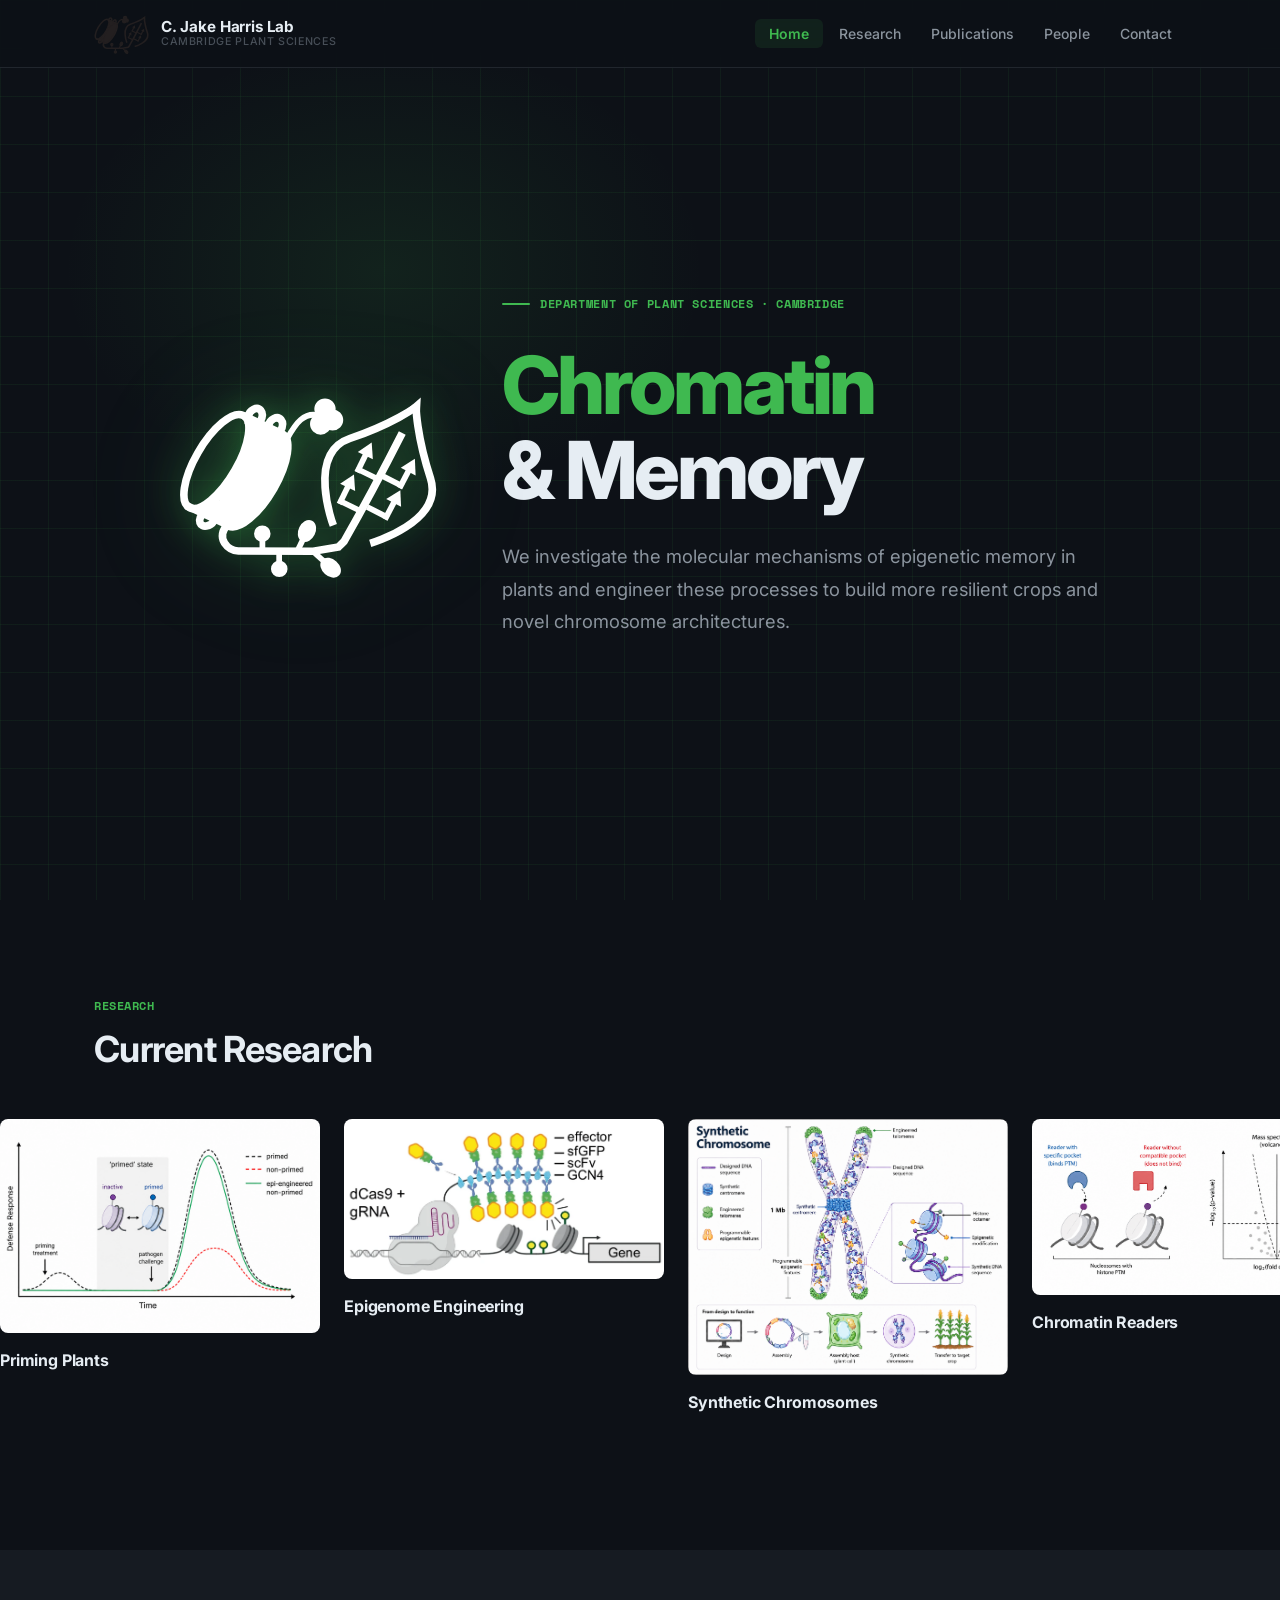
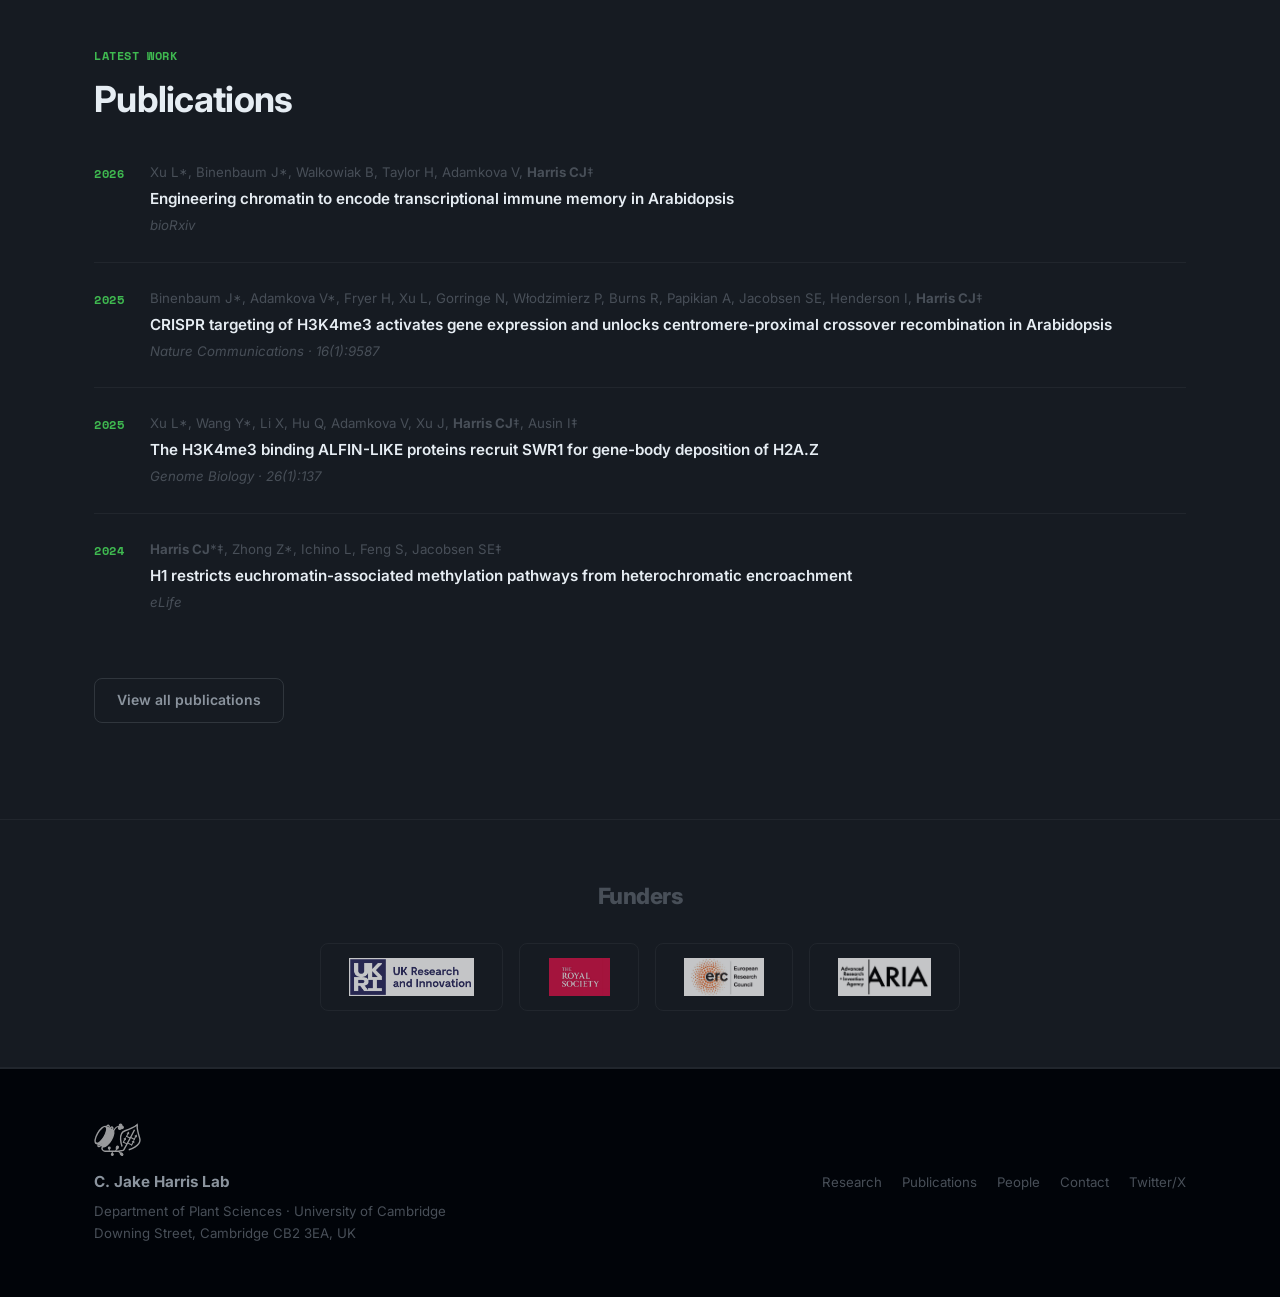
<file: index.html>
<!DOCTYPE html>
<html lang="en">
<head>
  <meta charset="UTF-8">
  <meta name="viewport" content="width=device-width, initial-scale=1.0">
  <title>Harris Lab — Chromatin &amp; Memory, Cambridge</title>
  <meta name="description" content="The C. Jake Harris Lab at the University of Cambridge engineers epigenetic memory in plants — building synthetic chromosomes, decoding chromatin states, and creating more resilient crops.">
  <link rel="stylesheet" href="css/style.css">
  <link rel="stylesheet" href="css/theme-b.css">
</head>
<body>

  <!-- ==================== NAVIGATION ==================== -->
  <nav class="nav" role="navigation" aria-label="Main navigation">
    <div class="nav__inner">
      <a href="index.html" class="nav__logo" aria-label="Harris Lab home">
        <img src="images/logos/Harris Lab Logo.svg" alt="" class="nav__logo-img">
        <div class="nav__logo-text">
          <span class="nav__logo-name">C. Jake Harris Lab</span>
          <span class="nav__logo-sub">Cambridge Plant Sciences</span>
        </div>
      </a>
      <ul class="nav__links" id="navLinks">
        <li><a href="index.html"      class="nav__link active">Home</a></li>
        <li><a href="research.html"     class="nav__link">Research</a></li>
        <li><a href="publications.html" class="nav__link">Publications</a></li>
        <li><a href="people.html"       class="nav__link">People</a></li>
        <li><a href="contact.html"      class="nav__link">Contact</a></li>
      </ul>
      <button class="nav__toggle" id="navToggle" aria-label="Toggle menu" aria-expanded="false">
        <span></span><span></span><span></span>
      </button>
    </div>
  </nav>

  <!-- ==================== HERO ==================== -->
  <header class="hero">
    <div class="hero__content">
      <div class="hero__main">
        <div class="hero__logo-wrap">
          <img src="images/logos/Harris Lab Logo.svg" alt="Harris Lab logo" class="hero__logo-large">
        </div>
        <div class="hero__text">
          <p class="hero__eyebrow">Department of Plant Sciences · Cambridge</p>
          <h1 class="hero__title">
            <em>Chromatin</em><br>&amp; Memory
          </h1>
          <p class="hero__description">
            We investigate the molecular mechanisms of epigenetic memory in plants and
            engineer these processes to build more resilient crops and novel chromosome architectures.
          </p>
        </div>
      </div>
    </div>
  </header>

  <main>

    <!-- ==================== RESEARCH OVERVIEW ==================== -->
    <section class="section">
      <div class="container">
        <p class="section__label reveal">Research</p>
        <h2 class="section__title reveal"><a href="research.html" class="section__title-link">Current Research</a></h2>
      </div>
      <div class="theme-scroll">
        <a class="theme-scroll__card reveal" href="research.html#theme1">
          <img class="theme-scroll__image" src="images/research%20themes/priming%20theme.png" alt="Priming and transcriptional memory">
          <h3 class="theme-scroll__title">Priming Plants</h3>
        </a>
        <a class="theme-scroll__card reveal" href="research.html#theme2">
          <img class="theme-scroll__image" src="images/research%20themes/epigenome%20engineering%20Theme.png" alt="Epigenome engineering">
          <h3 class="theme-scroll__title">Epigenome Engineering</h3>
        </a>
        <a class="theme-scroll__card reveal" href="research.html#theme3">
          <img class="theme-scroll__image" src="images/research%20themes/Synthetic%20chromosome.png" alt="Synthetic chromosomes">
          <h3 class="theme-scroll__title">Synthetic Chromosomes</h3>
        </a>
        <a class="theme-scroll__card reveal" href="research.html#theme4">
          <img class="theme-scroll__image" src="images/research%20themes/Reader%20theme.png" alt="Chromatin readers">
          <h3 class="theme-scroll__title">Chromatin Readers</h3>
        </a>
      </div>
    </section>

    <!-- ==================== RECENT PUBLICATIONS ==================== -->
    <section class="section section--alt">
      <div class="container">
        <p class="section__label reveal">Latest work</p>
        <h2 class="section__title reveal"><a href="publications.html" class="section__title-link">Publications</a></h2>

        <div class="recent-pubs reveal" id="recentPubs">
          <noscript>
            <p>Please enable JavaScript to see recent publications, or visit the
            <a href="publications.html">Publications page</a>.</p>
          </noscript>
        </div>

        <div style="margin-top:40px;" class="reveal">
          <a href="publications.html" class="btn btn--outline">View all publications</a>
        </div>
      </div>
    </section>

    <!-- ==================== FUNDING ==================== -->
    <div class="funding-strip">
      <div class="container">
        <p class="funding-strip__label">Funders</p>
        <div class="funding-logos">
          <a href="https://www.ukri.org" target="_blank" rel="noopener" class="funding-logo" aria-label="UKRI">
            <img src="images/funders/UKRI.png" alt="UKRI">
          </a>
          <a href="https://royalsociety.org" target="_blank" rel="noopener" class="funding-logo" aria-label="The Royal Society">
            <img src="images/funders/The-Royal-Society-Logo.jpg" alt="The Royal Society">
          </a>
          <a href="https://erc.europa.eu" target="_blank" rel="noopener" class="funding-logo" aria-label="European Research Council">
            <img src="images/funders/ERC.jpeg" alt="European Research Council">
          </a>
          <a href="https://www.aria.org.uk" target="_blank" rel="noopener" class="funding-logo" aria-label="ARIA">
            <img src="images/funders/ARIA.png" alt="ARIA">
          </a>
        </div>
      </div>
    </div>

  </main>

  <!-- ==================== FOOTER ==================== -->
  <footer class="footer">
    <div class="footer__inner">
      <div>
        <img src="images/logos/Harris Lab Logo.svg" alt="Harris Lab" class="footer__logo">
        <p class="footer__brand-name">C. Jake Harris Lab</p>
        <p class="footer__address">
          Department of Plant Sciences · University of Cambridge<br>
          Downing Street, Cambridge CB2 3EA, UK
        </p>
      </div>
      <nav class="footer__links" aria-label="Footer navigation">
        <a href="research.html"     class="footer__link">Research</a>
        <a href="publications.html" class="footer__link">Publications</a>
        <a href="people.html"       class="footer__link">People</a>
        <a href="contact.html"      class="footer__link">Contact</a>
        <a href="https://twitter.com/CJHarrisScience" target="_blank" rel="noopener" class="footer__link">Twitter/X</a>
      </nav>
    </div>
  </footer>

  <script src="data/publications.js"></script>
  <script>
    (function () {
      const container = document.getElementById('recentPubs');
      if (!container || typeof publications === 'undefined') return;
      const recent = publications.slice(0, 4);
      container.innerHTML = recent.map(p => `
        <div class="recent-pub">
          <span class="recent-pub__year">${p.year}</span>
          <div class="recent-pub__content">
            <p class="recent-pub__authors">${p.authors}</p>
            <p class="recent-pub__title">
              ${p.url ? `<a href="${p.url}" target="_blank" rel="noopener">${p.title}</a>` : p.title}
            </p>
            <p class="recent-pub__journal">${p.journal}${p.volume ? ' · ' + p.volume : ''}</p>
          </div>
        </div>
      `).join('');
    })();
  </script>
  <script src="js/main.js"></script>

  <!-- Cloudflare Web Analytics --><script type='module' src='https://static.cloudflareinsights.com/beacon.min.js' data-cf-beacon='{"token": "f17c4f27832f4837a8c025048873a83e"}'></script><!-- End Cloudflare Web Analytics -->
</body>
</html>
</file>
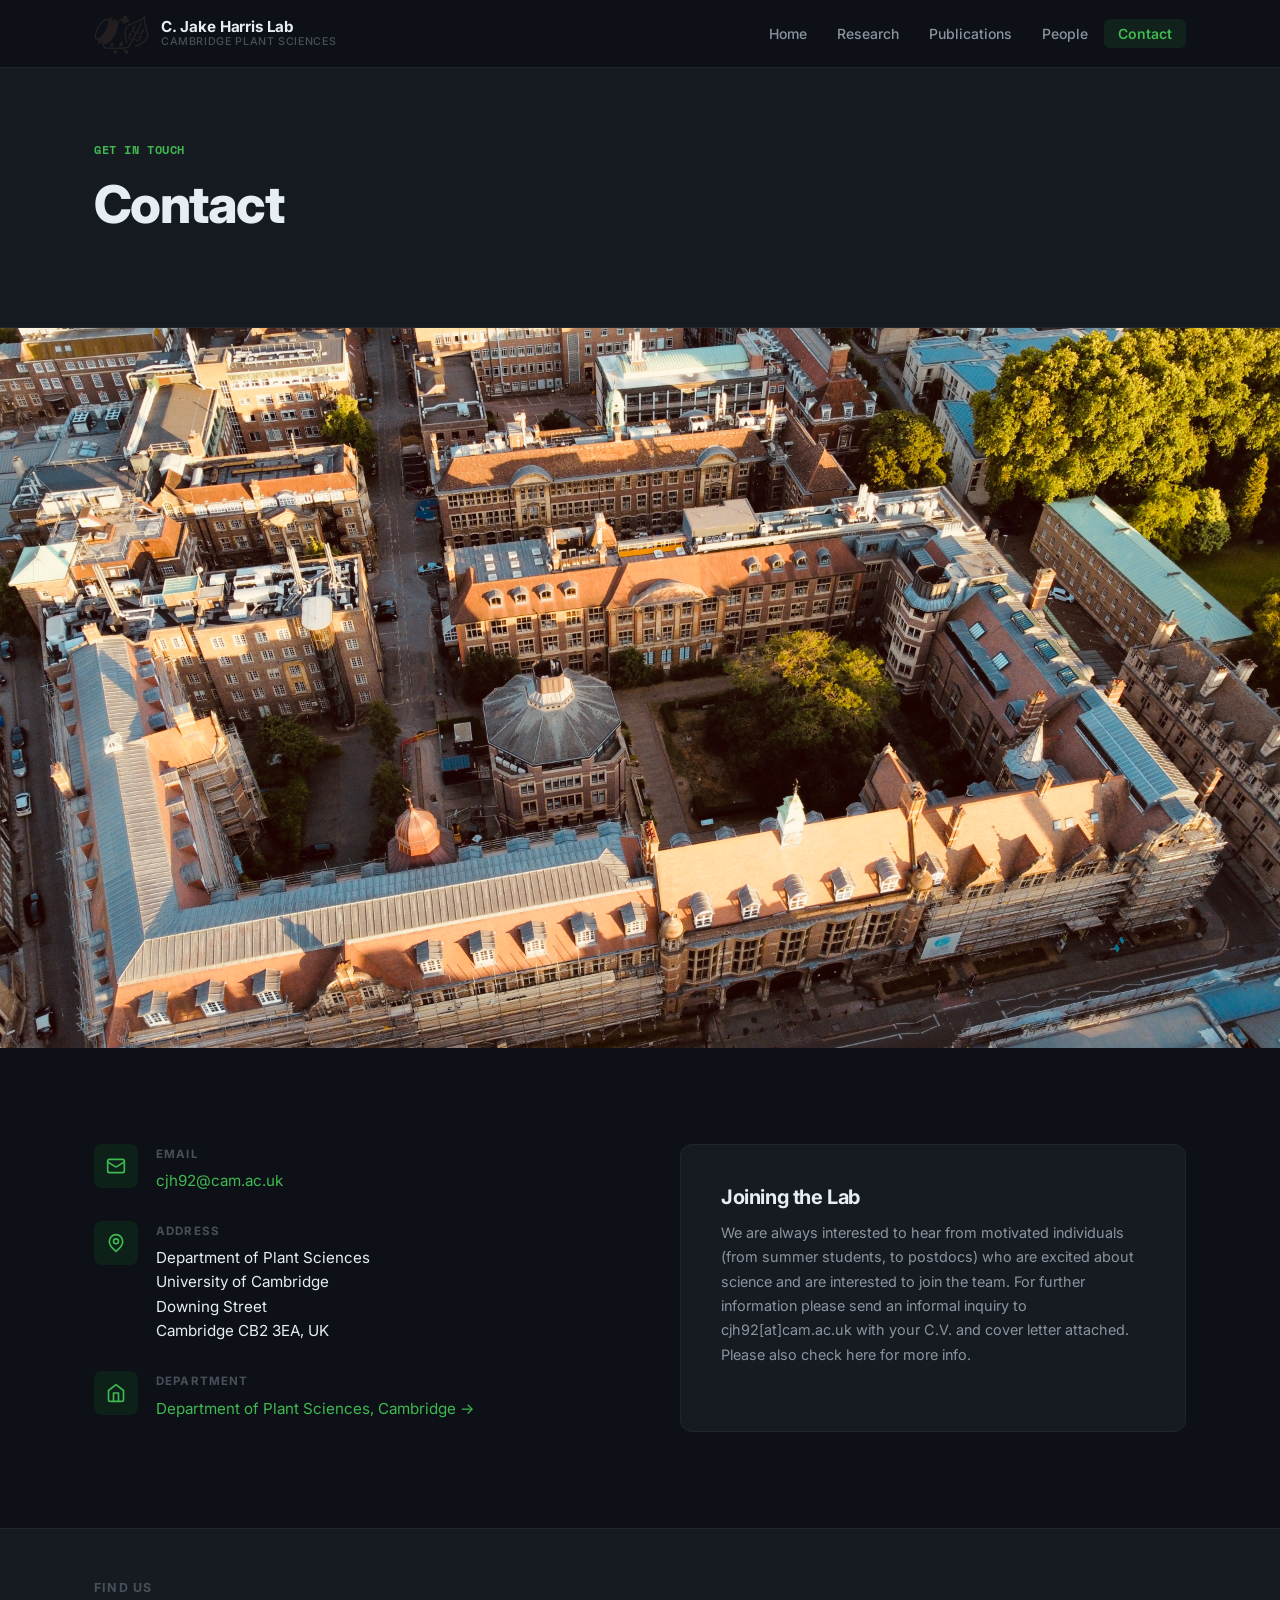
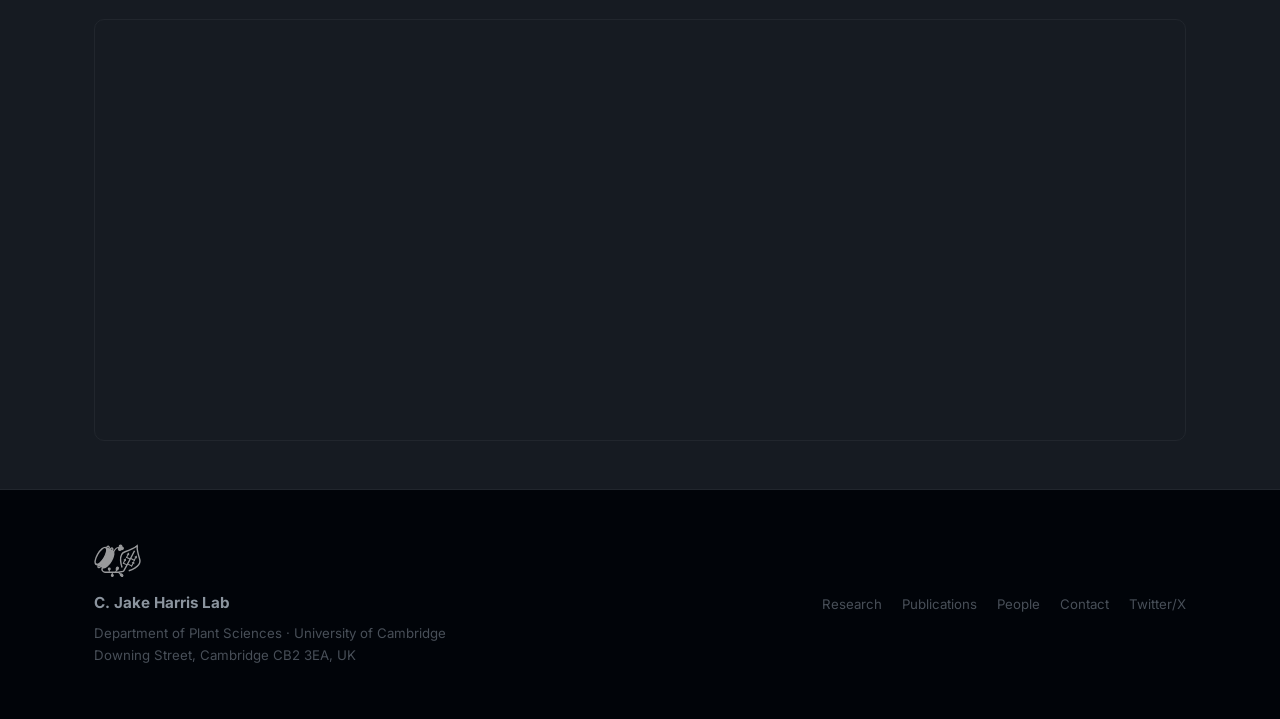
<file: contact.html>
<!DOCTYPE html>
<html lang="en">
<head>
  <meta charset="UTF-8">
  <meta name="viewport" content="width=device-width, initial-scale=1.0">
  <title>Contact — Harris Lab</title>
  <meta name="description" content="Contact the C. Jake Harris Lab at the University of Cambridge Department of Plant Sciences.">
  <link rel="stylesheet" href="css/style.css">
  <link rel="stylesheet" href="css/theme-b.css">
</head>
<body>

  <!-- ==================== NAVIGATION ==================== -->
  <nav class="nav" role="navigation" aria-label="Main navigation">
    <div class="nav__inner">
      <a href="index.html" class="nav__logo" aria-label="Harris Lab home">
        <img src="images/logos/Harris Lab Logo.svg" alt="" class="nav__logo-img">
        <div class="nav__logo-text">
          <span class="nav__logo-name">C. Jake Harris Lab</span>
          <span class="nav__logo-sub">Cambridge Plant Sciences</span>
        </div>
      </a>
      <ul class="nav__links" id="navLinks">
        <li><a href="index.html"        class="nav__link">Home</a></li>
        <li><a href="research.html"     class="nav__link">Research</a></li>
        <li><a href="publications.html" class="nav__link">Publications</a></li>
        <li><a href="people.html"       class="nav__link">People</a></li>
        <li><a href="contact.html"      class="nav__link">Contact</a></li>
      </ul>
      <button class="nav__toggle" id="navToggle" aria-label="Toggle menu" aria-expanded="false">
        <span></span><span></span><span></span>
      </button>
    </div>
  </nav>

  <!-- ==================== PAGE HEADER ==================== -->
  <header class="page-header">
    <div class="container">
      <p class="page-header__eyebrow">Get in touch</p>
      <h1 class="page-header__title">Contact</h1>
    </div>
  </header>

  <div class="page-hero-image">
    <img src="images/Page%20PIctures/Contact%20-%20Above%20plant%20sci%20pic%20-%20Jake%20Moscrop%202.jpeg" alt="">
  </div>

  <main>
    <section class="section">
      <div class="container">
        <div class="contact-layout">

          <!-- ===== Contact details ===== -->
          <div class="contact-items reveal">

            <div class="contact-item">
              <div class="contact-icon" aria-hidden="true">
                <svg width="20" height="20" viewBox="0 0 24 24" fill="none" stroke="currentColor" stroke-width="2" stroke-linecap="round" stroke-linejoin="round">
                  <rect x="2" y="4" width="20" height="16" rx="2"/><path d="m22 7-8.97 5.7a1.94 1.94 0 0 1-2.06 0L2 7"/>
                </svg>
              </div>
              <div>
                <p class="contact-label">Email</p>
                <p class="contact-value">
                  <a href="mailto:cjh92@cam.ac.uk">cjh92@cam.ac.uk</a>
                </p>
              </div>
            </div>

            <div class="contact-item">
              <div class="contact-icon" aria-hidden="true">
                <svg width="20" height="20" viewBox="0 0 24 24" fill="none" stroke="currentColor" stroke-width="2" stroke-linecap="round" stroke-linejoin="round">
                  <path d="M20 10c0 6-8 12-8 12s-8-6-8-12a8 8 0 0 1 16 0Z"/><circle cx="12" cy="10" r="3"/>
                </svg>
              </div>
              <div>
                <p class="contact-label">Address</p>
                <p class="contact-value">
                  Department of Plant Sciences<br>
                  University of Cambridge<br>
                  Downing Street<br>
                  Cambridge CB2 3EA, UK
                </p>
              </div>
            </div>


            <div class="contact-item">
              <div class="contact-icon" aria-hidden="true">
                <svg width="20" height="20" viewBox="0 0 24 24" fill="none" stroke="currentColor" stroke-width="2" stroke-linecap="round" stroke-linejoin="round">
                  <path d="M3 9l9-7 9 7v11a2 2 0 0 1-2 2H5a2 2 0 0 1-2-2z"/><polyline points="9 22 9 12 15 12 15 22"/>
                </svg>
              </div>
              <div>
                <p class="contact-label">Department</p>
                <p class="contact-value">
                  <a href="https://www.plantsci.cam.ac.uk/" target="_blank" rel="noopener">
                    Department of Plant Sciences, Cambridge →
                  </a>
                </p>
              </div>
            </div>

          </div>

          <!-- ===== CTA panels ===== -->
          <div style="display:flex;flex-direction:column;gap:20px;">

            <div class="contact-cta reveal">
              <h2 class="contact-cta__title">Joining the Lab</h2>
              <p class="contact-cta__text">
                We are always interested to hear from motivated individuals (from
                summer students, to postdocs) who are excited about science and are
                interested to join the team. For further information please send an
                informal inquiry to cjh92[at]cam.ac.uk with your C.V. and cover
                letter attached. Please also check <a href="https://www.plantsci.cam.ac.uk/research/groups/chromatin-and-memory/vacancies-and-phds" target="_blank" rel="noopener">here</a> for more info.
              </p>
            </div>

          </div>

        </div>
      </div>
    </section>

    <!-- Map / location strip -->
    <div style="background:var(--bg-secondary);border-top:1px solid var(--border);padding:48px 0;">
      <div class="container">
        <p style="font-size:0.78rem;font-weight:700;letter-spacing:0.1em;text-transform:uppercase;color:var(--text-muted);margin-bottom:20px;">Find us</p>
        <div style="border-radius:10px;overflow:hidden;border:1px solid var(--border);line-height:0;">
          <iframe
            src="https://maps.google.com/maps?q=Department+of+Plant+Sciences,+Downing+Street,+Cambridge,+CB2+3EA&t=&z=15&ie=UTF8&iwloc=&output=embed"
            width="100%"
            height="420"
            style="border:0;"
            allowfullscreen=""
            loading="lazy"
            referrerpolicy="no-referrer-when-downgrade"
            title="Department of Plant Sciences, Cambridge"
          ></iframe>
        </div>
      </div>
    </div>

  </main>

  <!-- ==================== FOOTER ==================== -->
  <footer class="footer">
    <div class="footer__inner">
      <div>
        <img src="images/logos/Harris Lab Logo.svg" alt="Harris Lab" class="footer__logo">
        <p class="footer__brand-name">C. Jake Harris Lab</p>
        <p class="footer__address">
          Department of Plant Sciences · University of Cambridge<br>
          Downing Street, Cambridge CB2 3EA, UK
        </p>
      </div>
      <nav class="footer__links" aria-label="Footer navigation">
        <a href="research.html"     class="footer__link">Research</a>
        <a href="publications.html" class="footer__link">Publications</a>
        <a href="people.html"       class="footer__link">People</a>
        <a href="contact.html"      class="footer__link">Contact</a>
        <a href="https://twitter.com/CJHarrisScience" target="_blank" rel="noopener" class="footer__link">Twitter/X</a>
      </nav>
    </div>
  </footer>

  <script src="js/main.js"></script>

  <!-- Cloudflare Web Analytics --><script type='module' src='https://static.cloudflareinsights.com/beacon.min.js' data-cf-beacon='{"token": "f17c4f27832f4837a8c025048873a83e"}'></script><!-- End Cloudflare Web Analytics -->
</body>
</html>
</file>
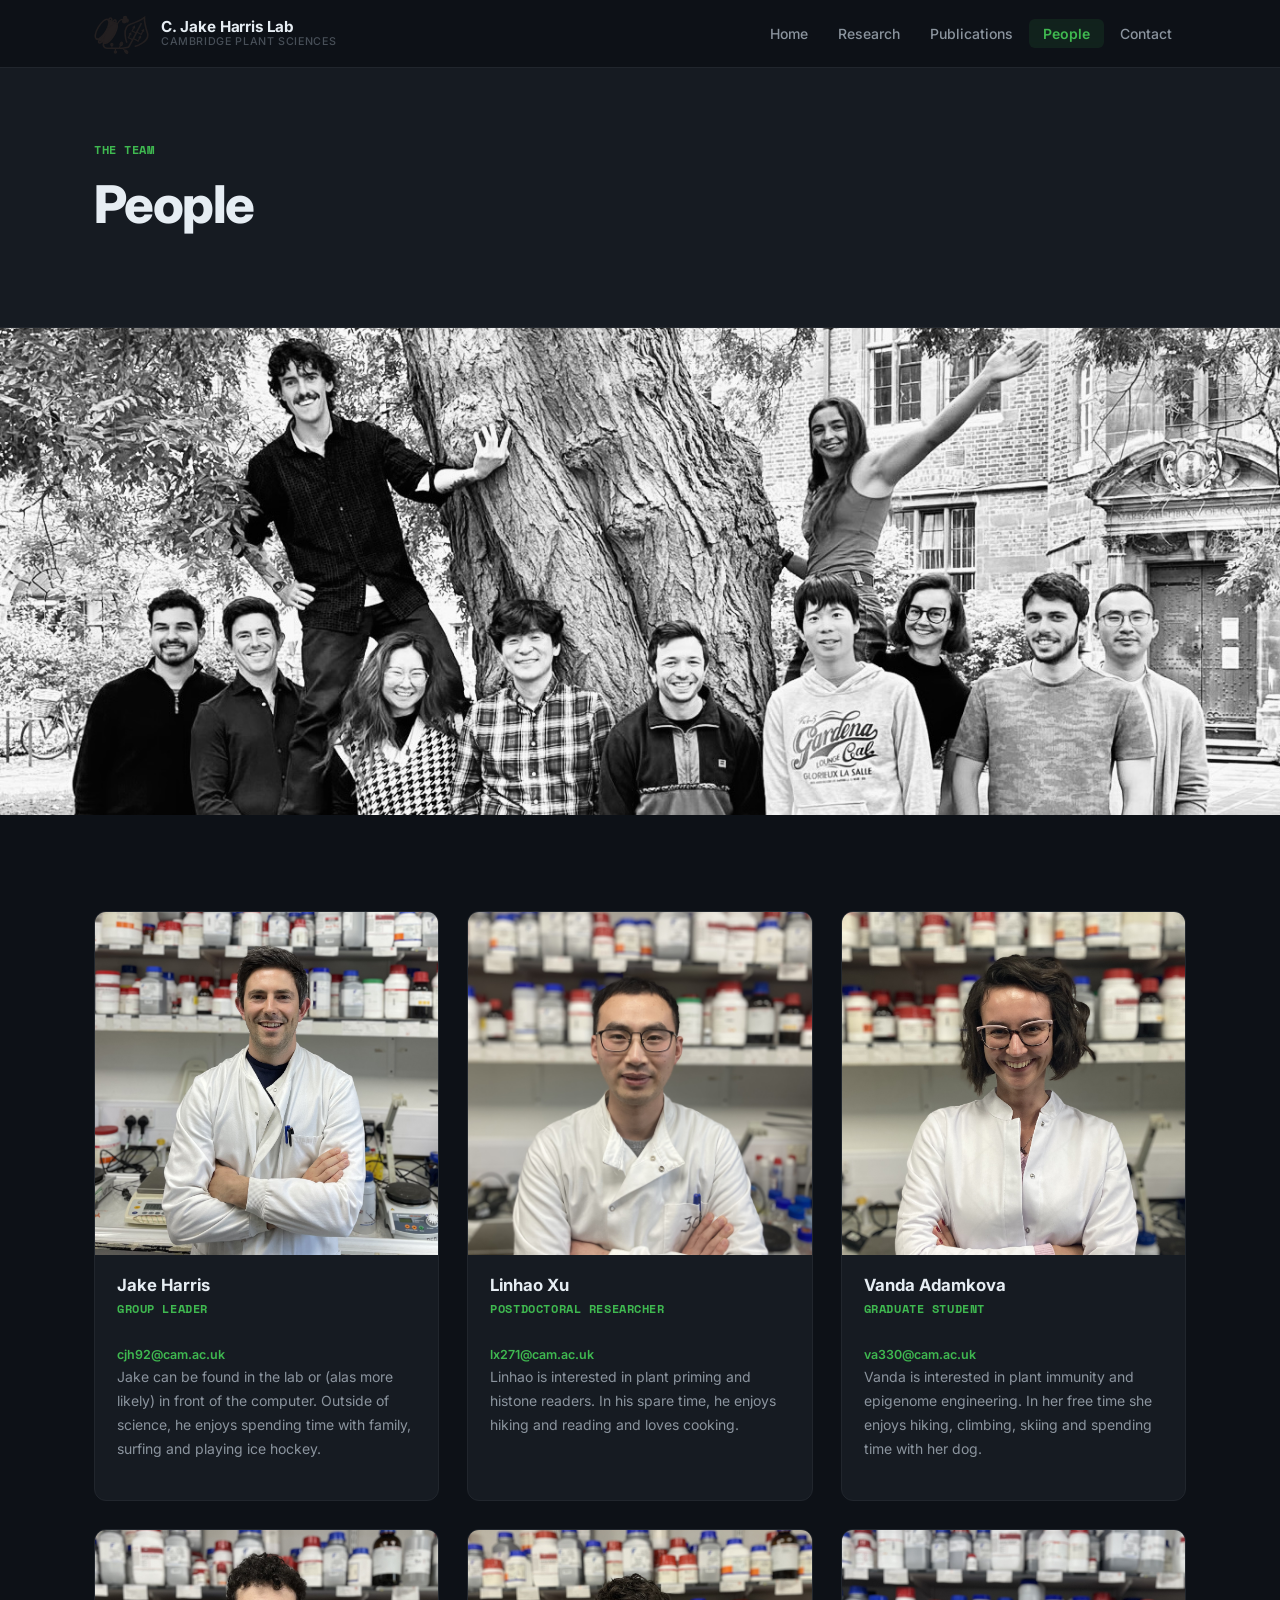
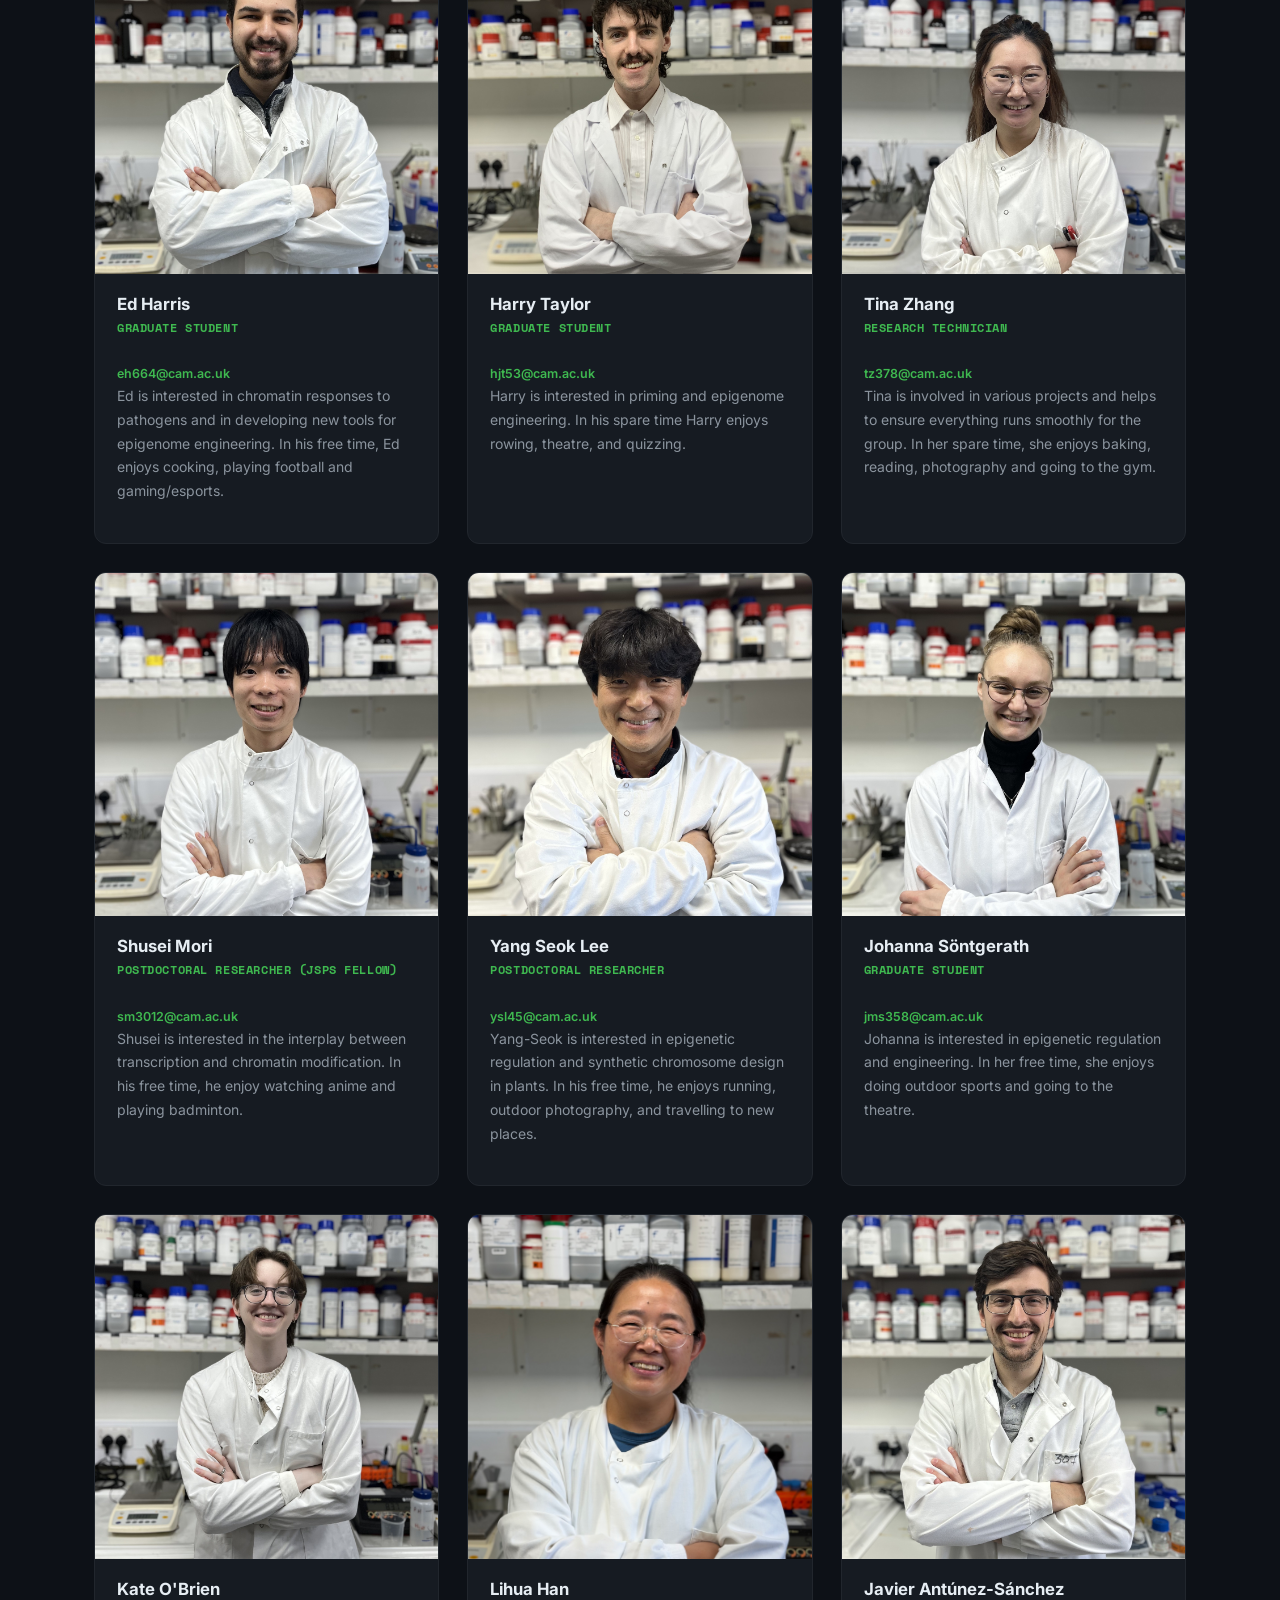
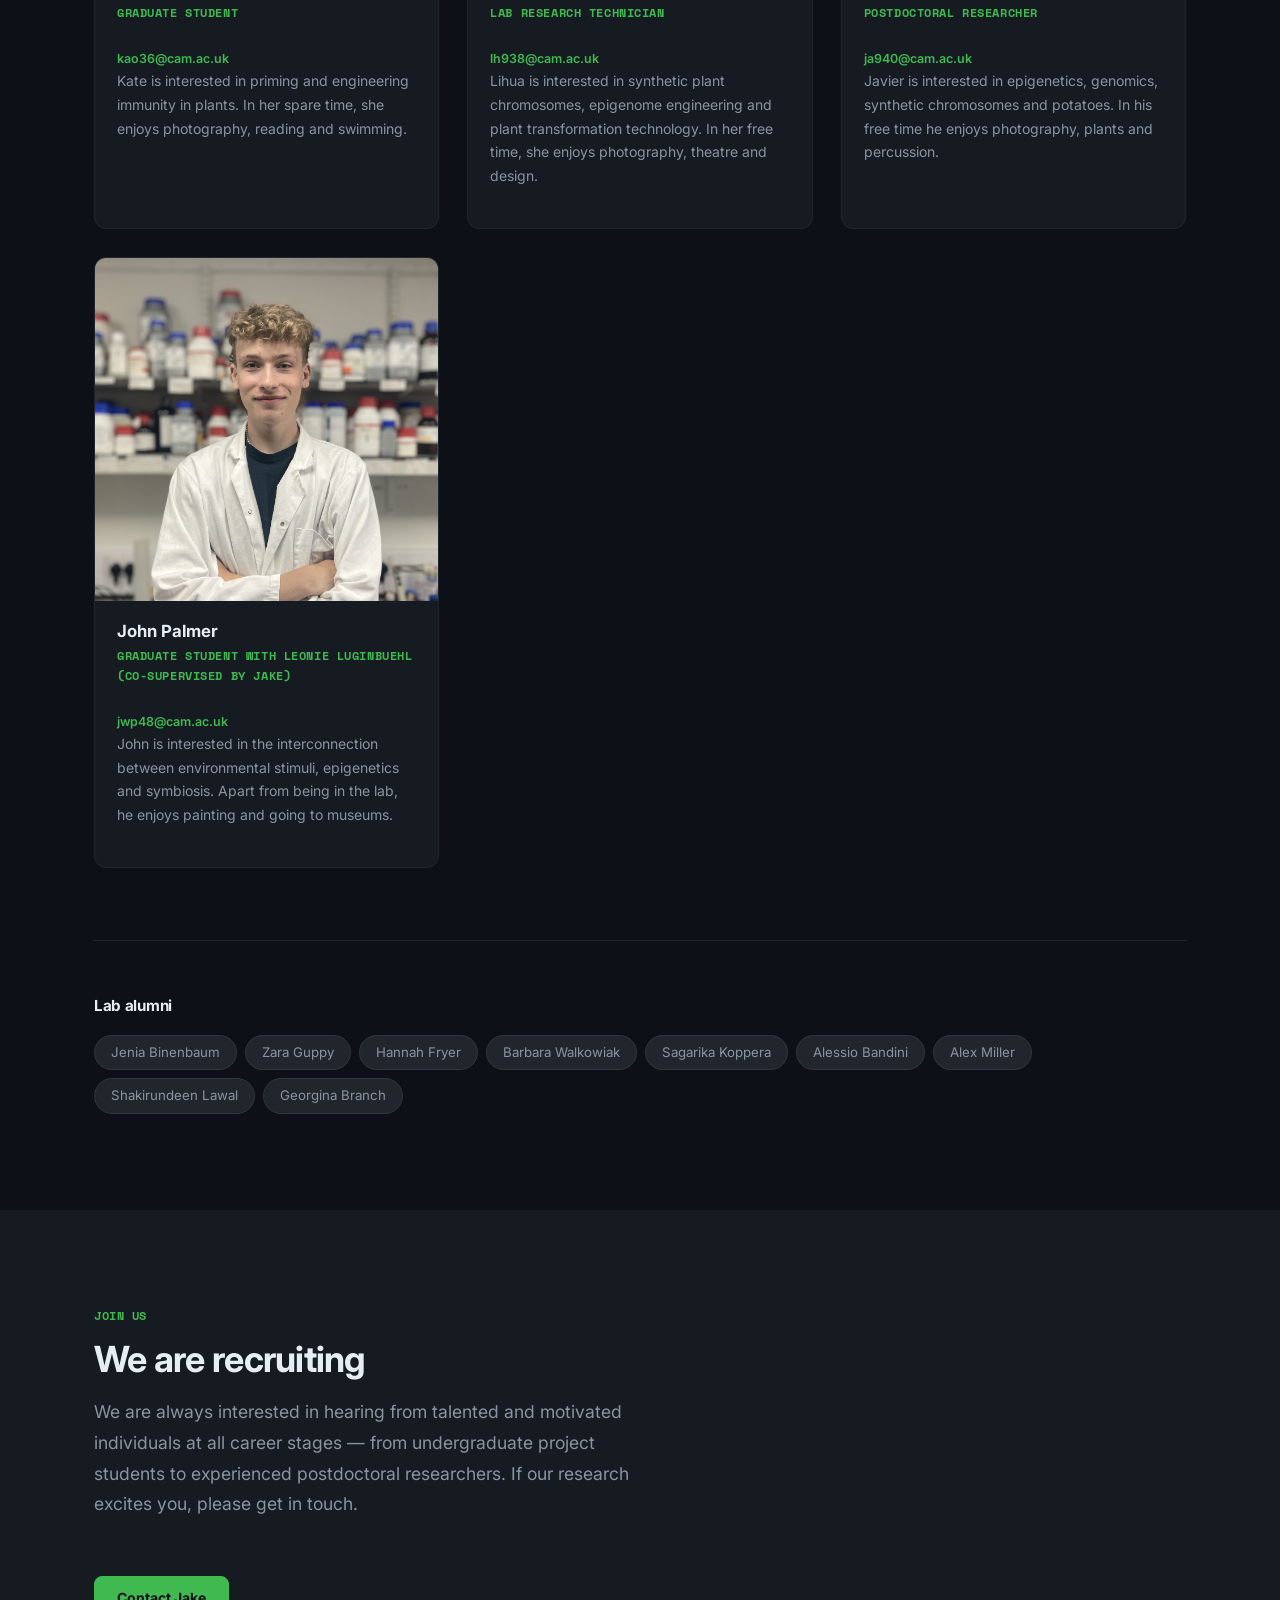
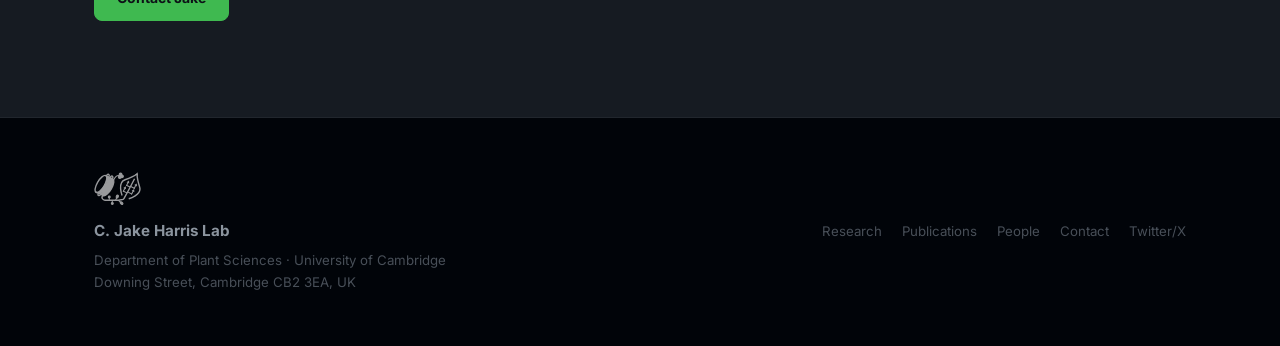
<file: people.html>
<!DOCTYPE html>
<html lang="en">
<head>
  <meta charset="UTF-8">
  <meta name="viewport" content="width=device-width, initial-scale=1.0">
  <title>People — Harris Lab</title>
  <meta name="description" content="Meet the team behind the C. Jake Harris Lab at the University of Cambridge.">
  <link rel="stylesheet" href="css/style.css">
  <link rel="stylesheet" href="css/theme-b.css">
</head>
<body>

  <!-- ==================== NAVIGATION ==================== -->
  <nav class="nav" role="navigation" aria-label="Main navigation">
    <div class="nav__inner">
      <a href="index.html" class="nav__logo" aria-label="Harris Lab home">
        <img src="images/logos/Harris Lab Logo.svg" alt="" class="nav__logo-img">
        <div class="nav__logo-text">
          <span class="nav__logo-name">C. Jake Harris Lab</span>
          <span class="nav__logo-sub">Cambridge Plant Sciences</span>
        </div>
      </a>
      <ul class="nav__links" id="navLinks">
        <li><a href="index.html"        class="nav__link">Home</a></li>
        <li><a href="research.html"     class="nav__link">Research</a></li>
        <li><a href="publications.html" class="nav__link">Publications</a></li>
        <li><a href="people.html"       class="nav__link">People</a></li>
        <li><a href="contact.html"      class="nav__link">Contact</a></li>
      </ul>
      <button class="nav__toggle" id="navToggle" aria-label="Toggle menu" aria-expanded="false">
        <span></span><span></span><span></span>
      </button>
    </div>
  </nav>

  <!-- ==================== PAGE HEADER ==================== -->
  <header class="page-header">
    <div class="container">
      <p class="page-header__eyebrow">The team</p>
      <h1 class="page-header__title">People</h1>
    </div>
  </header>

  <div class="page-hero-image">
    <img src="images/Page%20PIctures/People%20-%20tree%20lab%20photo%20(1)%20copy%202.jpeg" alt="">
  </div>

  <main>
    <section class="section">
      <div class="container">

        <!-- Team grid — populated by JS -->
        <div class="team-grid" id="teamGrid">
          <noscript>
            <p>Please enable JavaScript to view team members.</p>
          </noscript>
        </div>

        <!-- Alumni — populated by JS -->
        <div id="alumniSection"></div>

      </div>
    </section>

    <!-- ==================== JOIN US ==================== -->
    <section class="section section--alt">
      <div class="container">
        <p class="section__label reveal">Join us</p>
        <h2 class="section__title reveal">We are recruiting</h2>
        <p class="section__subtitle reveal">
          We are always interested in hearing from talented and motivated
          individuals at all career stages — from undergraduate project
          students to experienced postdoctoral researchers. If our research
          excites you, please get in touch.
        </p>
        <div class="reveal">
          <a href="contact.html" class="btn btn--primary">Contact Jake</a>
        </div>
      </div>
    </section>
  </main>

  <!-- ==================== FOOTER ==================== -->
  <footer class="footer">
    <div class="footer__inner">
      <div>
        <img src="images/logos/Harris Lab Logo.svg" alt="Harris Lab" class="footer__logo">
        <p class="footer__brand-name">C. Jake Harris Lab</p>
        <p class="footer__address">
          Department of Plant Sciences · University of Cambridge<br>
          Downing Street, Cambridge CB2 3EA, UK
        </p>
      </div>
      <nav class="footer__links" aria-label="Footer navigation">
        <a href="research.html"     class="footer__link">Research</a>
        <a href="publications.html" class="footer__link">Publications</a>
        <a href="people.html"       class="footer__link">People</a>
        <a href="contact.html"      class="footer__link">Contact</a>
        <a href="https://twitter.com/CJHarrisScience" target="_blank" rel="noopener" class="footer__link">Twitter/X</a>
      </nav>
    </div>
  </footer>

  <script src="data/team.js"></script>
  <script>
    (function () {
      const grid     = document.getElementById('teamGrid');
      const alumniEl = document.getElementById('alumniSection');
      if (!grid || typeof team === 'undefined') return;

      function initials(name) {
        return name.split(' ').map(w => w[0]).join('').toUpperCase().slice(0, 2);
      }

      function avatarHtml(m) {
        return m.photo
          ? `<div class="team-avatar"><img src="${m.photo}" alt="${m.name}" loading="lazy"></div>`
          : `<div class="team-avatar">${initials(m.name)}</div>`;
      }

      grid.innerHTML = team.members.map(m => `
        <article class="team-card reveal">
          ${avatarHtml(m)}
          <div class="team-card__body">
            <h3 class="team-card__name">${m.name}</h3>
            <p class="team-card__role">${m.role}</p>
            <a href="mailto:${m.email}" class="team-card__contact">${m.email}</a>
            <p class="team-card__bio">${m.bio}</p>
          </div>
        </article>
      `).join('');

      if (team.alumni && team.alumni.length) {
        alumniEl.innerHTML = `
          <div class="alumni-section reveal">
            <h2 class="alumni-title">Lab alumni</h2>
            <div class="alumni-tags">
              ${team.alumni.map(a => `<span class="alumni-tag">${a}</span>`).join('')}
            </div>
          </div>
        `;
      }

      if ('IntersectionObserver' in window) {
        const observer = new IntersectionObserver(
          entries => entries.forEach(e => {
            if (e.isIntersecting) { e.target.classList.add('visible'); observer.unobserve(e.target); }
          }),
          { threshold: 0.08, rootMargin: '0px 0px -30px 0px' }
        );
        document.querySelectorAll('.reveal').forEach(el => observer.observe(el));
      } else {
        document.querySelectorAll('.reveal').forEach(el => el.classList.add('visible'));
      }
    })();
  </script>
  <script src="js/main.js"></script>

  <!-- Cloudflare Web Analytics --><script type='module' src='https://static.cloudflareinsights.com/beacon.min.js' data-cf-beacon='{"token": "f17c4f27832f4837a8c025048873a83e"}'></script><!-- End Cloudflare Web Analytics -->
</body>
</html>
</file>
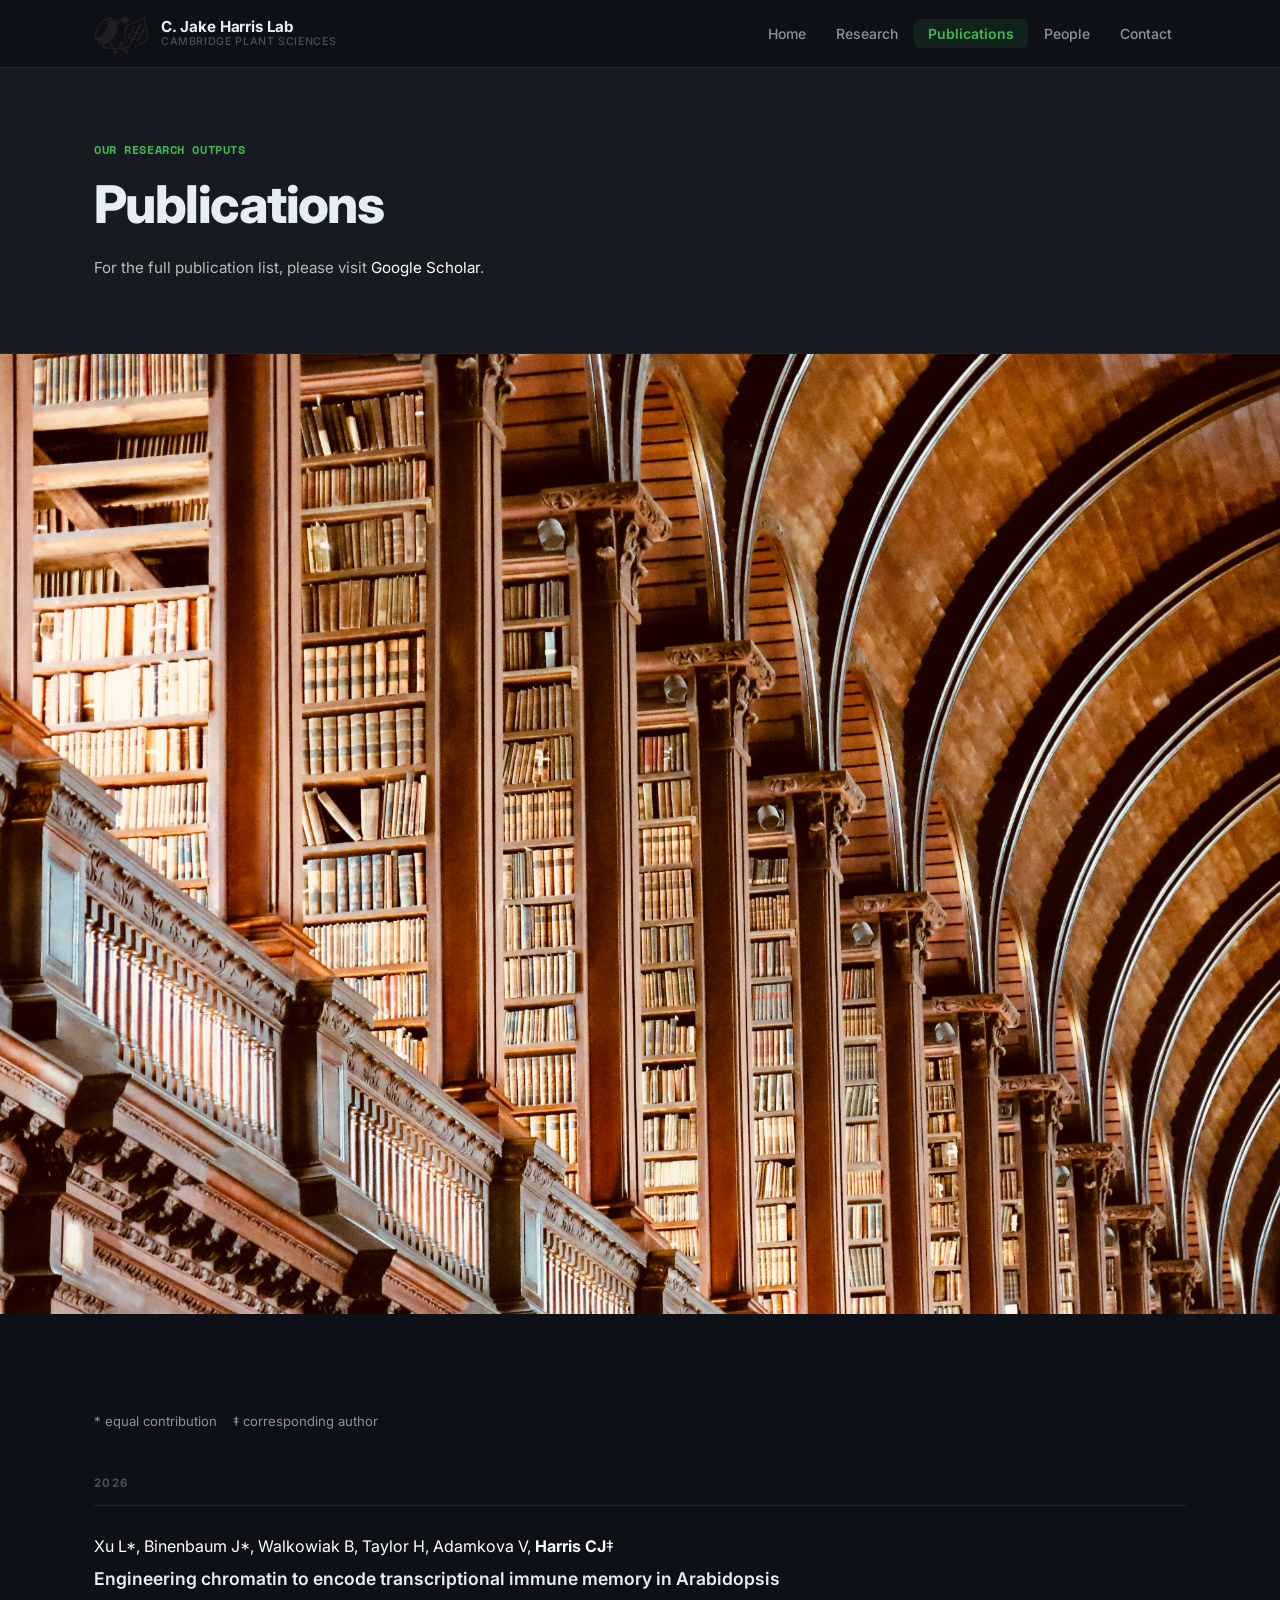
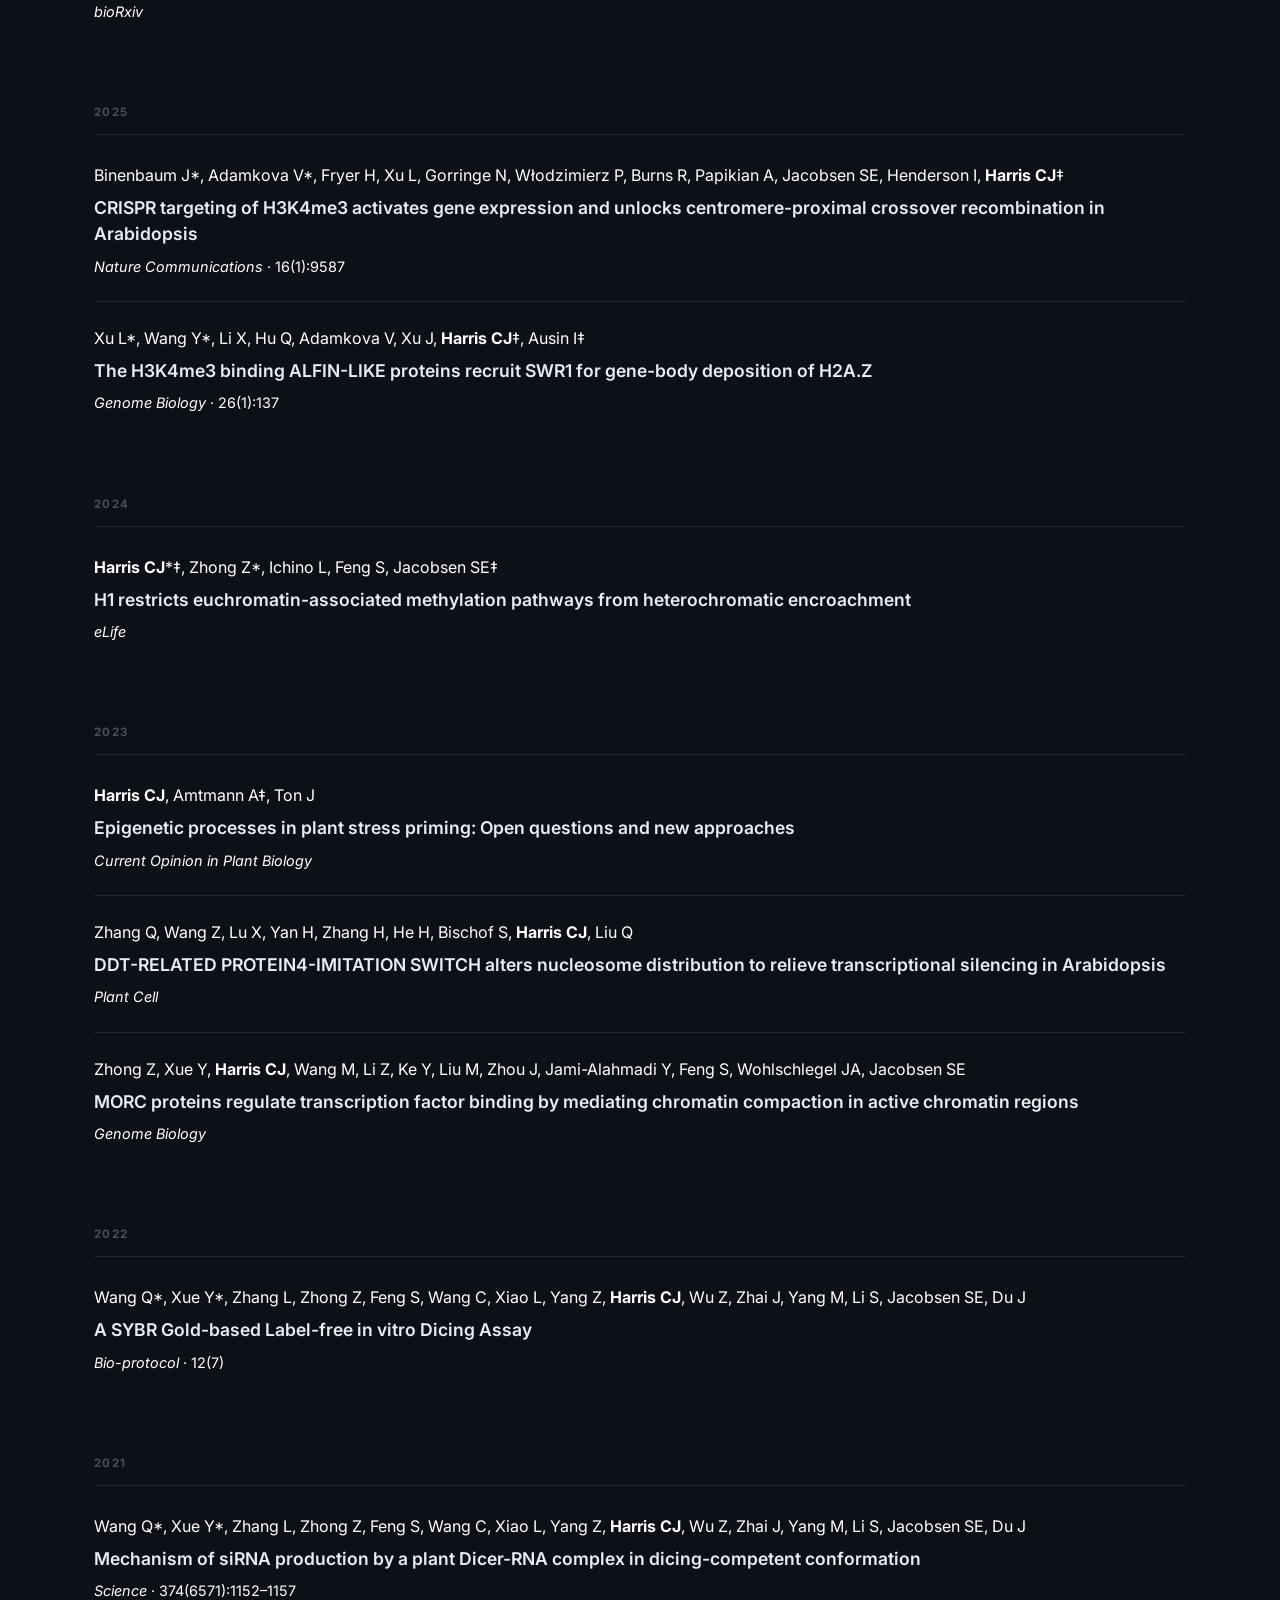
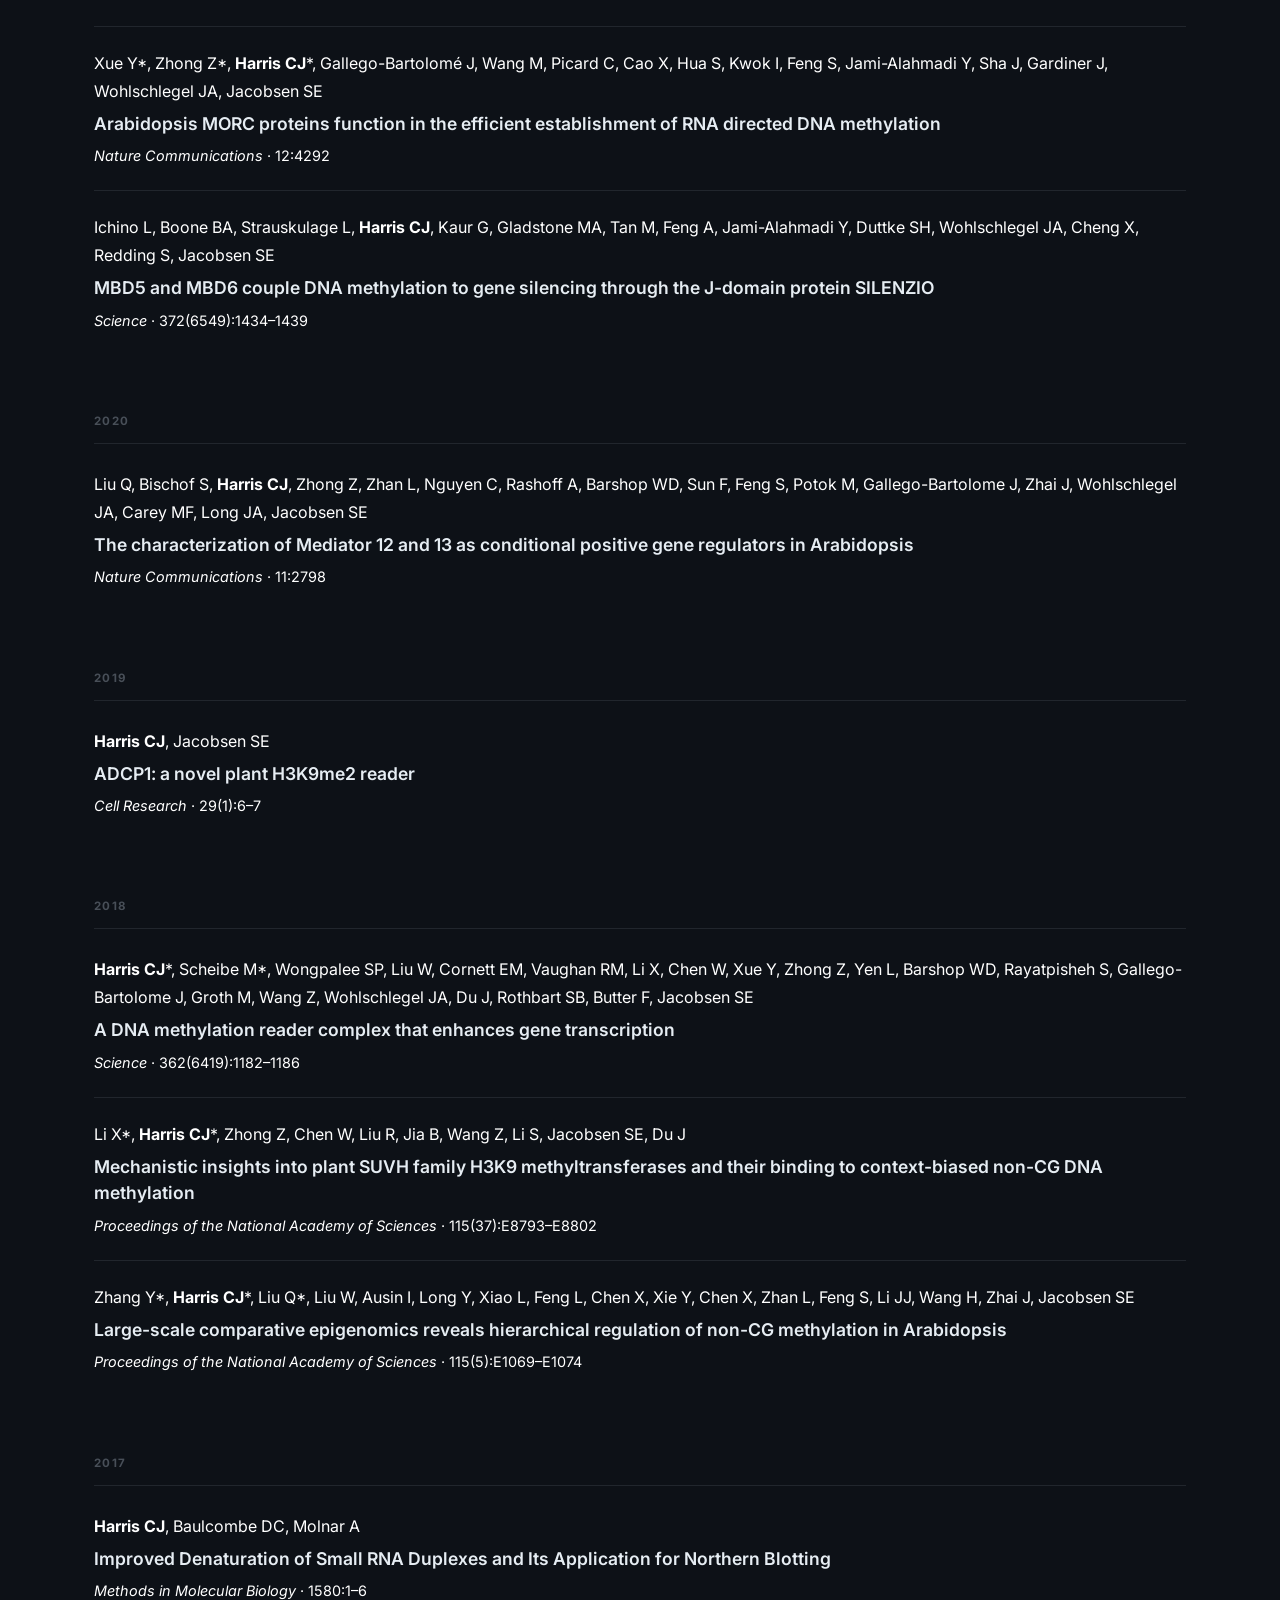
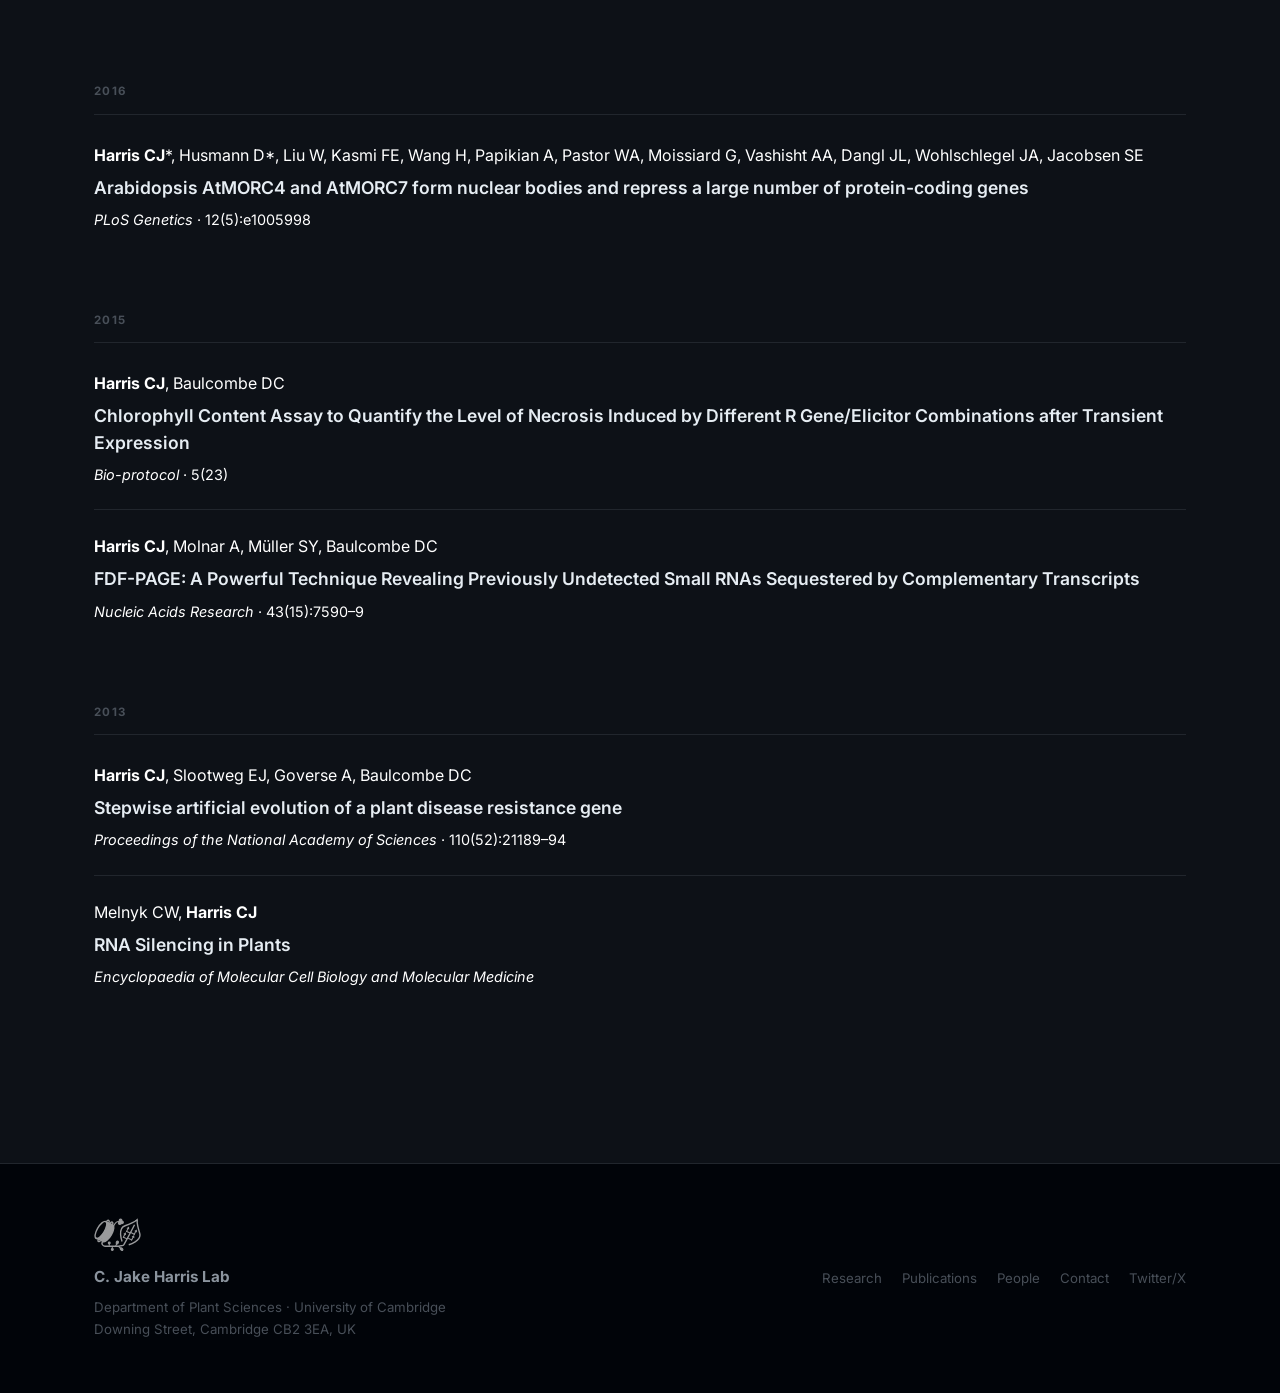
<file: publications.html>
<!DOCTYPE html>
<html lang="en">
<head>
  <meta charset="UTF-8">
  <meta name="viewport" content="width=device-width, initial-scale=1.0">
  <title>Publications — Harris Lab</title>
  <meta name="description" content="Full list of publications from the C. Jake Harris Lab at the University of Cambridge.">
  <link rel="stylesheet" href="css/style.css">
  <link rel="stylesheet" href="css/theme-b.css">
</head>
<body>

  <!-- ==================== NAVIGATION ==================== -->
  <nav class="nav" role="navigation" aria-label="Main navigation">
    <div class="nav__inner">
      <a href="index.html" class="nav__logo" aria-label="Harris Lab home">
        <img src="images/logos/Harris Lab Logo.svg" alt="" class="nav__logo-img">
        <div class="nav__logo-text">
          <span class="nav__logo-name">C. Jake Harris Lab</span>
          <span class="nav__logo-sub">Cambridge Plant Sciences</span>
        </div>
      </a>
      <ul class="nav__links" id="navLinks">
        <li><a href="index.html"        class="nav__link">Home</a></li>
        <li><a href="research.html"     class="nav__link">Research</a></li>
        <li><a href="publications.html" class="nav__link">Publications</a></li>
        <li><a href="people.html"       class="nav__link">People</a></li>
        <li><a href="contact.html"      class="nav__link">Contact</a></li>
      </ul>
      <button class="nav__toggle" id="navToggle" aria-label="Toggle menu" aria-expanded="false">
        <span></span><span></span><span></span>
      </button>
    </div>
  </nav>

  <!-- ==================== PAGE HEADER ==================== -->
  <header class="page-header">
    <div class="container">
      <p class="page-header__eyebrow">Our research outputs</p>
      <h1 class="page-header__title">Publications</h1>
      <p class="page-header__scholar">
        For the full publication list, please visit
        <a href="https://scholar.google.co.uk/citations?user=QRYJPdoAAAAJ&hl=en" target="_blank" rel="noopener" class="page-header__scholar-link">Google Scholar</a>.
      </p>
    </div>
  </header>

  <div class="page-hero-image">
    <img src="images/Page%20PIctures/Publications%20-%20jonathan-singer-NgU7IJ5XuyY-unsplash.jpg" alt="">
  </div>

  <main>
    <section class="section">
      <div class="container">

        <p class="pub-key">* equal contribution &nbsp;&nbsp; ‡ corresponding author</p>

        <!-- Publication list — populated by JS -->
        <div id="pubList">
          <noscript>
            <p>Please enable JavaScript to view the publication list.</p>
          </noscript>
        </div>

      </div>
    </section>
  </main>

  <!-- ==================== FOOTER ==================== -->
  <footer class="footer">
    <div class="footer__inner">
      <div>
        <img src="images/logos/Harris Lab Logo.svg" alt="Harris Lab" class="footer__logo">
        <p class="footer__brand-name">C. Jake Harris Lab</p>
        <p class="footer__address">
          Department of Plant Sciences · University of Cambridge<br>
          Downing Street, Cambridge CB2 3EA, UK
        </p>
      </div>
      <nav class="footer__links" aria-label="Footer navigation">
        <a href="research.html"     class="footer__link">Research</a>
        <a href="publications.html" class="footer__link">Publications</a>
        <a href="people.html"       class="footer__link">People</a>
        <a href="contact.html"      class="footer__link">Contact</a>
        <a href="https://twitter.com/CJHarrisScience" target="_blank" rel="noopener" class="footer__link">Twitter/X</a>
      </nav>
    </div>
  </footer>

  <script src="data/publications.js"></script>
  <script>
    (function () {
      const listEl = document.getElementById('pubList');
      if (!listEl || typeof publications === 'undefined') return;

      function journalBadge(pub) {
        const j = pub.journal.toLowerCase();
        if (j === 'science')                                      return ['Science',  'pub-badge--science'];
        if (j.startsWith('nature'))                               return ['Nature',   'pub-badge--nature'];
        if (j.startsWith('proceedings of the national academy'))  return ['PNAS',     'pub-badge--nature'];
        if (j === 'elife')                                        return ['eLife',    'pub-badge--nature'];
        const map = { journal: ['journal', 'pub-badge--journal'], preprint: ['preprint', 'pub-badge--preprint'], review: ['review', 'pub-badge--journal'], methods: ['methods', 'pub-badge--journal'] };
        return map[pub.type] || ['article', 'pub-badge--journal'];
      }

      const byYear = {};
      publications.forEach(p => { if (!byYear[p.year]) byYear[p.year] = []; byYear[p.year].push(p); });
      const years = Object.keys(byYear).sort((a, b) => b - a);

      listEl.innerHTML = years.map(y => `
        <div class="pub-year-group" data-year="${y}">
          <p class="pub-year-label">${y}</p>
          ${byYear[y].map(p => {
            const [badgeLabel, badgeClass] = journalBadge(p);
            return `
              <div class="pub-item">
                <div>
                  <p class="pub-item__authors">${p.authors}</p>
                  <p class="pub-item__title">${p.url ? `<a href="${p.url}" target="_blank" rel="noopener">${p.title}</a>` : p.title}</p>
                  <p class="pub-item__meta"><span class="pub-item__journal">${p.journal}</span>${p.volume ? ' &middot; ' + p.volume : ''}</p>
                </div>
                <div class="pub-item__badge-col"><span class="pub-badge ${badgeClass}">${badgeLabel}</span></div>
              </div>`;
          }).join('')}
        </div>`).join('');
    })();
  </script>
  <script src="js/main.js"></script>

  <!-- Cloudflare Web Analytics --><script type='module' src='https://static.cloudflareinsights.com/beacon.min.js' data-cf-beacon='{"token": "f17c4f27832f4837a8c025048873a83e"}'></script><!-- End Cloudflare Web Analytics -->
</body>
</html>
</file>
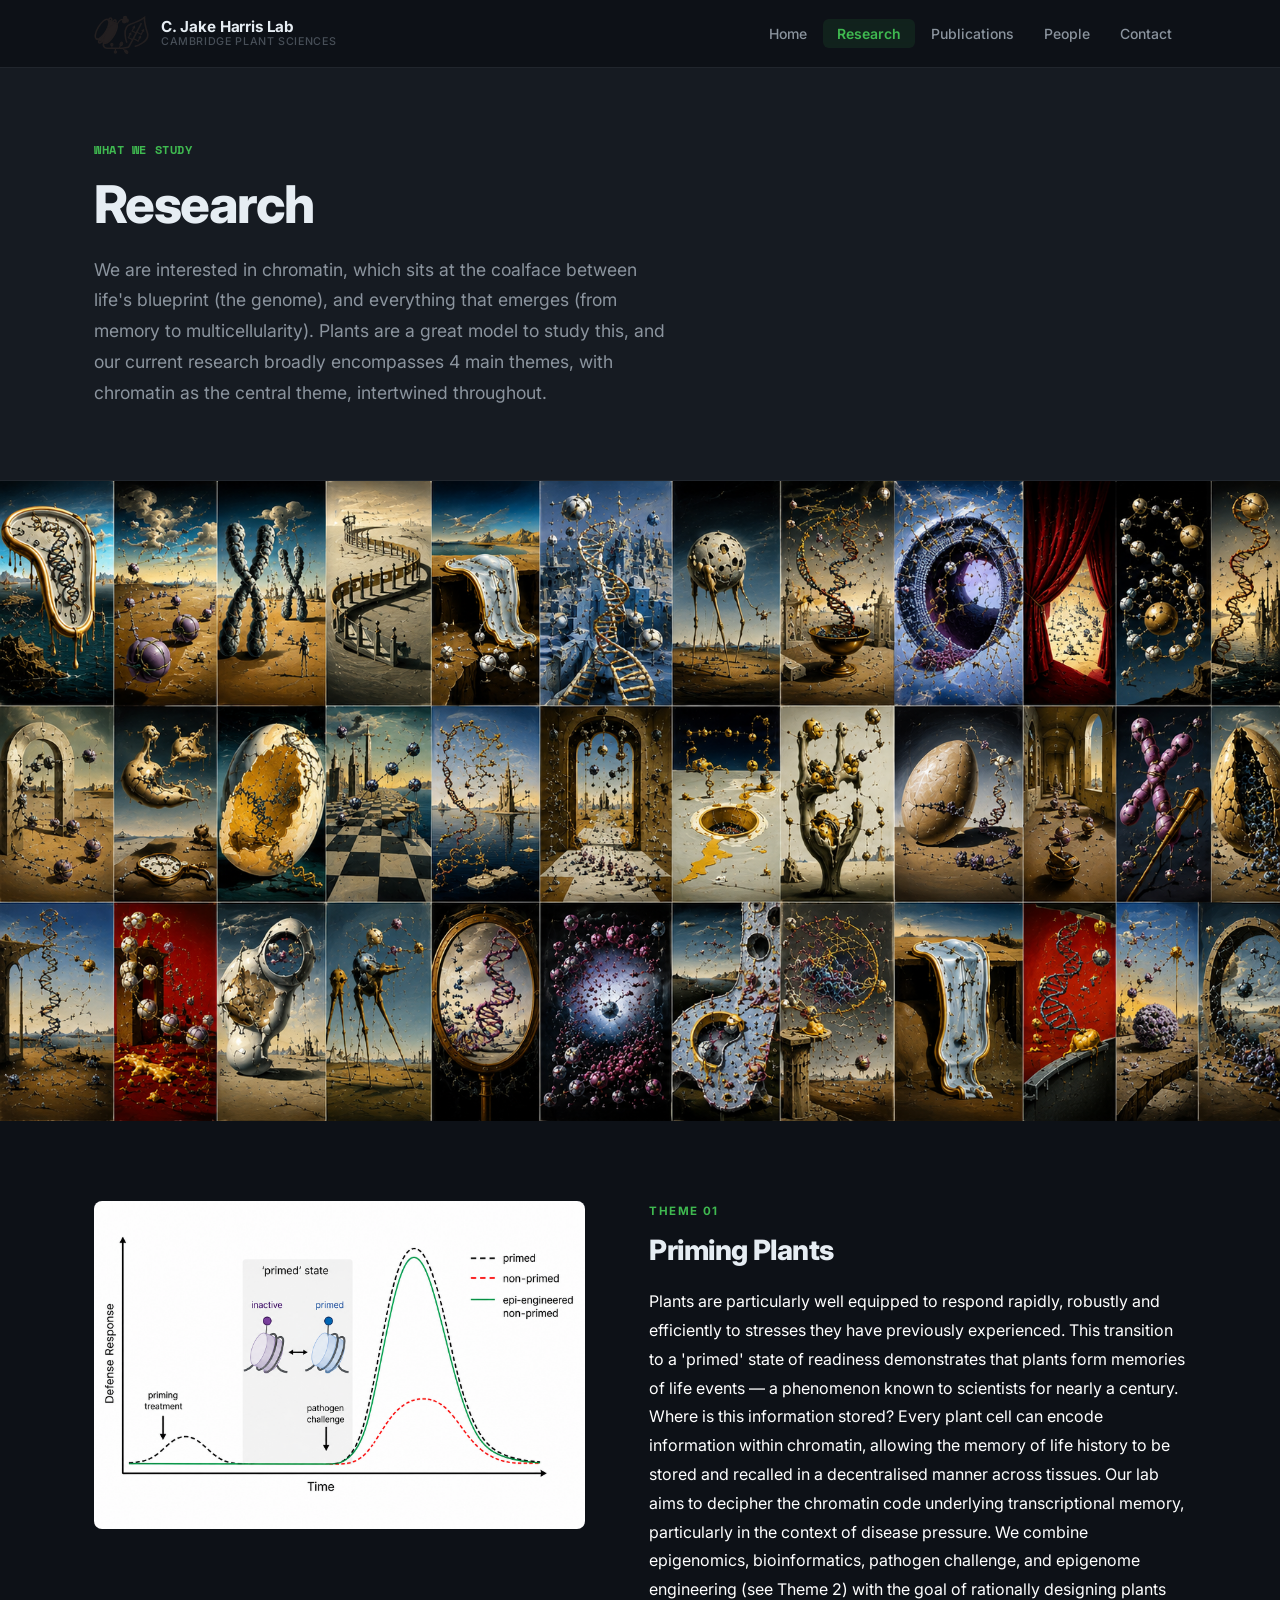
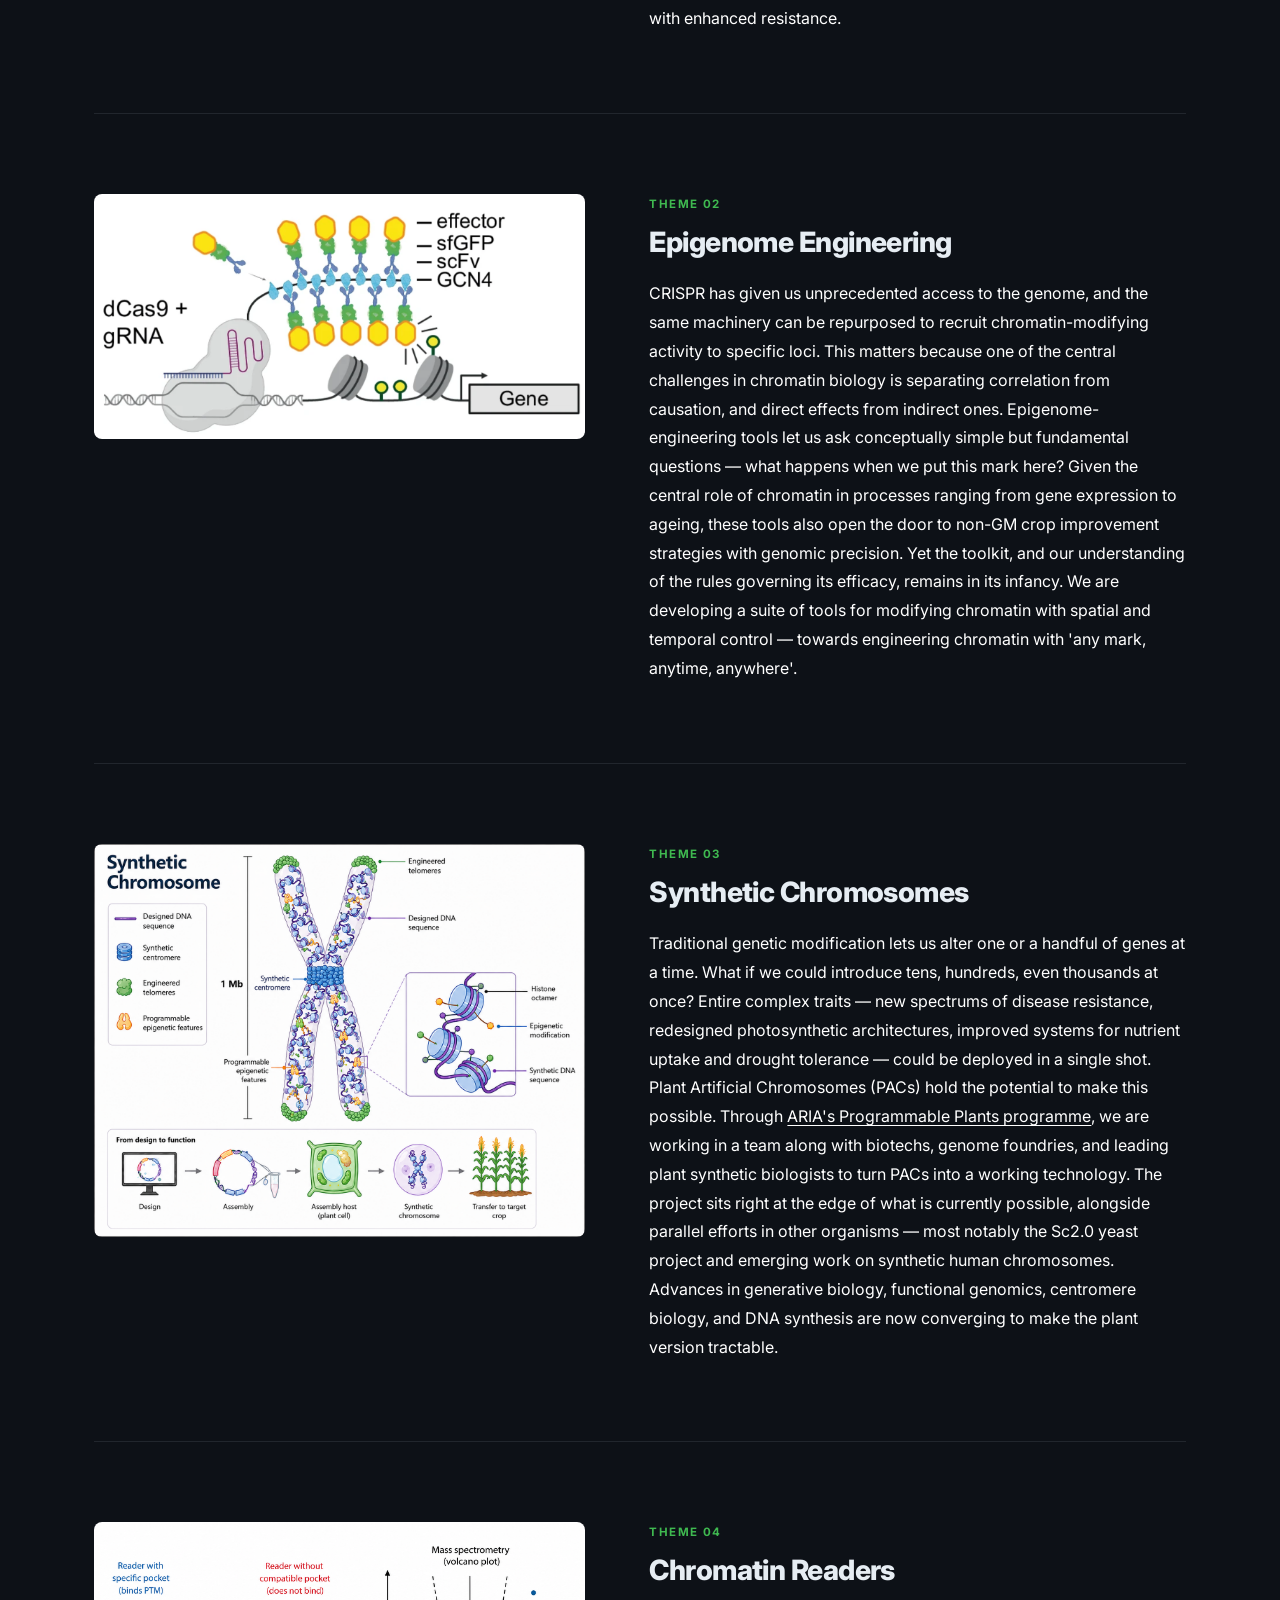
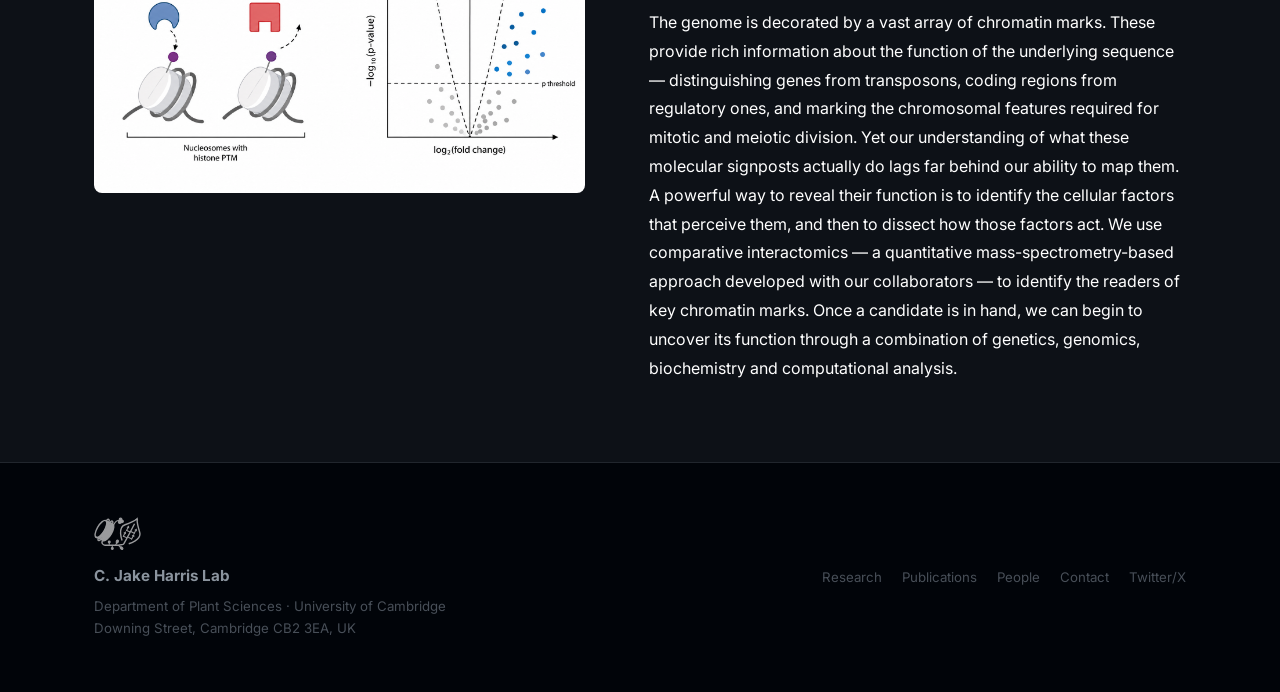
<file: research.html>
<!DOCTYPE html>
<html lang="en">
<head>
  <meta charset="UTF-8">
  <meta name="viewport" content="width=device-width, initial-scale=1.0">
  <title>Research — Harris Lab</title>
  <meta name="description" content="Research themes in the Harris Lab: epigenome engineering, chromatin readers, and DNA methylation in plant memory and stress priming.">
  <link rel="stylesheet" href="css/style.css">
  <link rel="stylesheet" href="css/theme-b.css">
</head>
<body>

  <!-- ==================== NAVIGATION ==================== -->
  <nav class="nav" role="navigation" aria-label="Main navigation">
    <div class="nav__inner">
      <a href="index.html" class="nav__logo" aria-label="Harris Lab home">
        <img src="images/logos/Harris Lab Logo.svg" alt="" class="nav__logo-img">
        <div class="nav__logo-text">
          <span class="nav__logo-name">C. Jake Harris Lab</span>
          <span class="nav__logo-sub">Cambridge Plant Sciences</span>
        </div>
      </a>
      <ul class="nav__links" id="navLinks">
        <li><a href="index.html"        class="nav__link">Home</a></li>
        <li><a href="research.html"     class="nav__link">Research</a></li>
        <li><a href="publications.html" class="nav__link">Publications</a></li>
        <li><a href="people.html"       class="nav__link">People</a></li>
        <li><a href="contact.html"      class="nav__link">Contact</a></li>
      </ul>
      <button class="nav__toggle" id="navToggle" aria-label="Toggle menu" aria-expanded="false">
        <span></span><span></span><span></span>
      </button>
    </div>
  </nav>

  <!-- ==================== PAGE HEADER ==================== -->
  <header class="page-header">
    <div class="container">
      <p class="page-header__eyebrow">What we study</p>
      <h1 class="page-header__title">Research</h1>
      <p class="page-header__description">
        We are interested in chromatin, which sits at the coalface between life's
        blueprint (the genome), and everything that emerges (from memory to
        multicellularity). Plants are a great model to study this, and our current
        research broadly encompasses 4 main themes, with chromatin as the central
        theme, intertwined throughout.
      </p>
    </div>
  </header>

  <div class="page-hero-image">
    <img src="images/Page%20PIctures/Research%20-%20themes%20photo%20for%20top%20of%20page.png" alt="">
  </div>

  <main>
    <div class="container">

      <!-- ==================== THEME 1 ==================== -->
      <section class="research-theme" id="theme1">
        <div class="research-theme__inner">
          <div class="research-theme__image-wrap reveal">
            <img class="research-theme__image" src="images/research%20themes/priming%20theme.png" alt="Priming and transcriptional memory research">
          </div>
          <div class="research-theme__body">
            <p class="research-theme__label">Theme 01</p>
            <h2 class="research-theme__title reveal">Priming Plants</h2>
            <p class="research-theme__text reveal">
              Plants are particularly well equipped to respond rapidly, robustly and
              efficiently to stresses they have previously experienced. This transition
              to a 'primed' state of readiness demonstrates that plants form memories
              of life events — a phenomenon known to scientists for nearly a century.
              Where is this information stored? Every plant cell can encode information
              within chromatin, allowing the memory of life history to be stored and
              recalled in a decentralised manner across tissues. Our lab aims to decipher
              the chromatin code underlying transcriptional memory, particularly in the
              context of disease pressure. We combine epigenomics, bioinformatics,
              pathogen challenge, and epigenome engineering (see Theme 2) with the goal
              of rationally designing plants with enhanced resistance.
            </p>
          </div>
        </div>
      </section>

      <!-- ==================== THEME 2 ==================== -->
      <section class="research-theme" id="theme2">
        <div class="research-theme__inner">
          <div class="research-theme__image-wrap reveal">
            <img class="research-theme__image" src="images/research%20themes/epigenome%20engineering%20Theme.png" alt="Epigenome engineering research">
          </div>
          <div class="research-theme__body">
            <p class="research-theme__label">Theme 02</p>
            <h2 class="research-theme__title reveal">Epigenome Engineering</h2>
            <p class="research-theme__text reveal">
              CRISPR has given us unprecedented access to the genome, and the same
              machinery can be repurposed to recruit chromatin-modifying activity to
              specific loci. This matters because one of the central challenges in
              chromatin biology is separating correlation from causation, and direct
              effects from indirect ones. Epigenome-engineering tools let us ask
              conceptually simple but fundamental questions — what happens when we put
              this mark here? Given the central role of chromatin in processes ranging
              from gene expression to ageing, these tools also open the door to non-GM
              crop improvement strategies with genomic precision. Yet the toolkit, and
              our understanding of the rules governing its efficacy, remains in its
              infancy. We are developing a suite of tools for modifying chromatin with
              spatial and temporal control — towards engineering chromatin with
              'any mark, anytime, anywhere'.
            </p>
          </div>
        </div>
      </section>

      <!-- ==================== THEME 3 ==================== -->
      <section class="research-theme" id="theme3">
        <div class="research-theme__inner">
          <div class="research-theme__image-wrap reveal">
            <img class="research-theme__image" src="images/research%20themes/Synthetic%20chromosome.png" alt="Synthetic chromosomes research">
          </div>
          <div class="research-theme__body">
            <p class="research-theme__label">Theme 03</p>
            <h2 class="research-theme__title reveal">Synthetic Chromosomes</h2>
            <p class="research-theme__text reveal">
              Traditional genetic modification lets us alter one or a handful of genes
              at a time. What if we could introduce tens, hundreds, even thousands at
              once? Entire complex traits — new spectrums of disease resistance,
              redesigned photosynthetic architectures, improved systems for nutrient
              uptake and drought tolerance — could be deployed in a single shot. Plant
              Artificial Chromosomes (PACs) hold the potential to make this possible.
              Through <a href="https://aria.org.uk/opportunity-spaces/programmable-plants/synthetic-plants/meet-the-creators/" target="_blank" rel="noopener">ARIA's Programmable Plants programme</a>, we are working in a team
              along with biotechs, genome foundries, and leading plant synthetic
              biologists to turn PACs into a working technology. The project sits right
              at the edge of what is currently possible, alongside parallel efforts in
              other organisms — most notably the Sc2.0 yeast project and emerging work
              on synthetic human chromosomes. Advances in generative biology, functional
              genomics, centromere biology, and DNA synthesis are now converging to make
              the plant version tractable.
            </p>
          </div>
        </div>
      </section>

      <!-- ==================== THEME 4 ==================== -->
      <section class="research-theme" id="theme4">
        <div class="research-theme__inner">
          <div class="research-theme__image-wrap reveal">
            <img class="research-theme__image" src="images/research%20themes/Reader%20theme.png" alt="Chromatin reader research">
          </div>
          <div class="research-theme__body">
            <p class="research-theme__label">Theme 04</p>
            <h2 class="research-theme__title reveal">Chromatin Readers</h2>
            <p class="research-theme__text reveal">
              The genome is decorated by a vast array of chromatin marks. These provide
              rich information about the function of the underlying sequence —
              distinguishing genes from transposons, coding regions from regulatory
              ones, and marking the chromosomal features required for mitotic and
              meiotic division. Yet our understanding of what these molecular signposts
              actually do lags far behind our ability to map them. A powerful way to
              reveal their function is to identify the cellular factors that perceive
              them, and then to dissect how those factors act. We use comparative
              interactomics — a quantitative mass-spectrometry-based approach developed
              with our collaborators — to identify the readers of key chromatin marks.
              Once a candidate is in hand, we can begin to uncover its function through
              a combination of genetics, genomics, biochemistry and computational
              analysis.
            </p>
          </div>
        </div>
      </section>

    </div>

  </main>

  <!-- ==================== FOOTER ==================== -->
  <footer class="footer">
    <div class="footer__inner">
      <div>
        <img src="images/logos/Harris Lab Logo.svg" alt="Harris Lab" class="footer__logo">
        <p class="footer__brand-name">C. Jake Harris Lab</p>
        <p class="footer__address">
          Department of Plant Sciences · University of Cambridge<br>
          Downing Street, Cambridge CB2 3EA, UK
        </p>
      </div>
      <nav class="footer__links" aria-label="Footer navigation">
        <a href="research.html"     class="footer__link">Research</a>
        <a href="publications.html" class="footer__link">Publications</a>
        <a href="people.html"       class="footer__link">People</a>
        <a href="contact.html"      class="footer__link">Contact</a>
        <a href="https://twitter.com/CJHarrisScience" target="_blank" rel="noopener" class="footer__link">Twitter/X</a>
      </nav>
    </div>
  </footer>

  <script src="js/main.js"></script>

  <!-- Cloudflare Web Analytics --><script type='module' src='https://static.cloudflareinsights.com/beacon.min.js' data-cf-beacon='{"token": "f17c4f27832f4837a8c025048873a83e"}'></script><!-- End Cloudflare Web Analytics -->
</body>
</html>
</file>
<file: css/style.css>
/* ============================================================
   HARRIS LAB WEBSITE — MAIN STYLESHEET
   ============================================================ */

@import url('https://fonts.googleapis.com/css2?family=Inter:wght@300;400;500;600;700;800&display=swap');

/* --- CSS Custom Properties --- */
:root {
  --bg:             #ffffff;
  --bg-secondary:   #D1F9F1;
  --bg-tertiary:    #b0f0e6;
  --text:           #133844;
  --text-secondary: #2a5060;
  --text-muted:     #6a9aaa;
  --accent:         #00BDB6;
  --accent-dark:    #009590;
  --accent-light:   #e5faf9;
  --accent-border:  #8EE8D8;
  --border:         #c0e8e4;
  --border-dark:    #8eddd4;
  --personal:       #FD8153;
  --personal-dark:  #DD3025;
  --personal-light: #FFE2C8;
  --shadow-sm:      0 1px 3px rgba(0,0,0,0.06), 0 1px 2px rgba(0,0,0,0.04);
  --shadow:         0 4px 16px rgba(0,0,0,0.07), 0 2px 4px rgba(0,0,0,0.04);
  --shadow-lg:      0 8px 32px rgba(0,0,0,0.09), 0 4px 8px rgba(0,0,0,0.04);
  --radius:         8px;
  --radius-lg:      12px;
  --nav-height:     68px;
  --max-width:      1140px;
  --transition:     200ms ease;
}

/* --- Reset --- */
*, *::before, *::after { box-sizing: border-box; margin: 0; padding: 0; }

html {
  scroll-behavior: smooth;
  -webkit-font-smoothing: antialiased;
  -moz-osx-font-smoothing: grayscale;
}

body {
  font-family: 'Inter', -apple-system, BlinkMacSystemFont, 'Segoe UI', sans-serif;
  font-size: 16px;
  line-height: 1.6;
  color: var(--text);
  background: var(--bg);
  min-height: 100vh;
  display: flex;
  flex-direction: column;
}

img { max-width: 100%; display: block; }
a { color: inherit; text-decoration: none; }
ul { list-style: none; }
button { font-family: inherit; }

/* --- Typography --- */
h1, h2, h3, h4, h5 { font-weight: 700; line-height: 1.2; color: var(--text); }
h1 { font-size: clamp(2rem,   5vw, 3.5rem); letter-spacing: -0.03em; }
h2 { font-size: clamp(1.5rem, 3vw, 2.25rem); letter-spacing: -0.02em; }
h3 { font-size: clamp(1.1rem, 2vw, 1.375rem); }
h4 { font-size: 1.05rem; }

p { color: var(--text-secondary); line-height: 1.75; }

/* --- Layout helpers --- */
.container {
  max-width: var(--max-width);
  margin: 0 auto;
  padding: 0 24px;
}

.section { padding: 96px 0; }
.section--alt { background: var(--bg-secondary); }

.section__label {
  font-size: 0.72rem;
  font-weight: 700;
  letter-spacing: 0.12em;
  text-transform: uppercase;
  color: var(--accent);
  margin-bottom: 12px;
}

.section__title { margin-bottom: 16px; }

.section__subtitle {
  font-size: 1.1rem;
  color: var(--text-secondary);
  max-width: 560px;
  margin-bottom: 56px;
  line-height: 1.75;
}

/* ============================================================
   NAVIGATION
   ============================================================ */
.nav {
  position: fixed;
  top: 0; left: 0; right: 0;
  z-index: 100;
  height: var(--nav-height);
  background: rgba(255,255,255,0.88);
  backdrop-filter: blur(16px);
  -webkit-backdrop-filter: blur(16px);
  border-bottom: 1px solid transparent;
  transition: border-color var(--transition), box-shadow var(--transition);
}

.nav.scrolled {
  border-bottom-color: var(--border);
  box-shadow: var(--shadow-sm);
}

.nav__inner {
  max-width: var(--max-width);
  margin: 0 auto;
  padding: 0 24px;
  height: 100%;
  display: flex;
  align-items: center;
  justify-content: space-between;
}

.nav__logo {
  display: flex;
  align-items: center;
  gap: 12px;
  line-height: 1.2;
}

.nav__logo-img {
  height: 42px;
  width: auto;
  display: block;
  flex-shrink: 0;
}

.nav__logo-text { display: flex; flex-direction: column; }

.nav__logo-name {
  font-size: 0.95rem;
  font-weight: 700;
  color: var(--text);
  letter-spacing: -0.01em;
}

.nav__logo-sub {
  font-size: 0.67rem;
  font-weight: 500;
  color: var(--text-muted);
  letter-spacing: 0.06em;
  text-transform: uppercase;
}

.nav__links {
  display: flex;
  align-items: center;
  gap: 2px;
}

.nav__link {
  padding: 6px 14px;
  border-radius: 6px;
  font-size: 0.875rem;
  font-weight: 500;
  color: var(--text-secondary);
  transition: color var(--transition), background var(--transition);
}

.nav__link:hover {
  color: var(--text);
  background: var(--accent-light);
}

.nav__link.active {
  color: var(--accent-dark);
  background: var(--accent-light);
  font-weight: 600;
}

.nav__toggle {
  display: none;
  flex-direction: column;
  gap: 5px;
  background: none;
  border: none;
  cursor: pointer;
  padding: 6px;
}

.nav__toggle span {
  display: block;
  width: 22px;
  height: 2px;
  background: var(--text);
  border-radius: 2px;
  transition: transform 250ms ease, opacity 250ms ease;
}

/* ============================================================
   BUTTONS
   ============================================================ */
.btn {
  display: inline-flex;
  align-items: center;
  gap: 8px;
  padding: 10px 22px;
  border-radius: var(--radius);
  font-size: 0.875rem;
  font-weight: 600;
  cursor: pointer;
  transition: all var(--transition);
  border: 1.5px solid transparent;
  white-space: nowrap;
}

.btn--primary {
  background: var(--accent);
  color: white;
  border-color: var(--accent);
}

.btn--primary:hover {
  background: var(--accent-dark);
  border-color: var(--accent-dark);
  transform: translateY(-1px);
  box-shadow: 0 4px 14px rgba(0,189,182,0.35);
}

.btn--outline {
  background: transparent;
  color: var(--text);
  border-color: var(--border-dark);
}

.btn--outline:hover {
  border-color: var(--text);
  background: var(--bg-secondary);
  transform: translateY(-1px);
}

/* ============================================================
   HERO
   ============================================================ */
.hero {
  min-height: 100vh;
  display: flex;
  align-items: center;
  padding-top: var(--nav-height);
  background: var(--bg);
  position: relative;
  overflow: hidden;
}

.hero::before {
  content: '';
  position: absolute;
  inset: 0;
  background:
    radial-gradient(ellipse 70% 60% at 65% 50%, rgba(0,189,182,0.10) 0%, transparent 70%),
    radial-gradient(ellipse 40% 40% at 20% 80%, rgba(209,249,241,0.40) 0%, transparent 60%);
  pointer-events: none;
}

.hero__content {
  max-width: var(--max-width);
  margin: 0 auto;
  padding: 80px 24px;
  position: relative;
  z-index: 1;
}

/* Large logo decoration — right side of hero */
.hero__logo-bg {
  position: absolute;
  right: -2%;
  top: 50%;
  transform: translateY(-52%);
  width: min(520px, 48vw);
  height: auto;
  opacity: 0.06;
  pointer-events: none;
  user-select: none;
}

.hero__eyebrow {
  display: inline-flex;
  align-items: center;
  gap: 10px;
  font-size: 0.78rem;
  font-weight: 700;
  letter-spacing: 0.1em;
  text-transform: uppercase;
  color: var(--accent);
  margin-bottom: 28px;
}

.hero__eyebrow::before {
  content: '';
  display: block;
  width: 28px;
  height: 2px;
  background: var(--personal);
  border-radius: 2px;
}

.hero__title {
  font-size: clamp(2.8rem, 7vw, 5rem);
  font-weight: 800;
  line-height: 1.06;
  letter-spacing: -0.04em;
  color: var(--text);
  margin-bottom: 28px;
  max-width: 14ch;
}

.hero__title em {
  font-style: normal;
  color: var(--accent);
}

.hero__description {
  font-size: 1.15rem;
  color: var(--text-secondary);
  max-width: 50ch;
  margin-bottom: 44px;
  line-height: 1.75;
}

.hero__actions { display: flex; gap: 12px; flex-wrap: wrap; }

.hero__stats {
  margin-top: 80px;
  display: flex;
  align-items: center;
  gap: 40px;
  flex-wrap: wrap;
}

.hero__stat { display: flex; flex-direction: column; }

.hero__stat-number {
  font-size: 2.25rem;
  font-weight: 800;
  color: var(--text);
  letter-spacing: -0.03em;
  line-height: 1;
}

.hero__stat-label {
  font-size: 0.78rem;
  color: var(--text-muted);
  font-weight: 500;
  margin-top: 6px;
  text-transform: uppercase;
  letter-spacing: 0.06em;
}

.hero__stat-divider {
  width: 1px;
  height: 44px;
  background: var(--border);
}

/* ============================================================
   RESEARCH CARDS
   ============================================================ */
.research-grid {
  display: grid;
  grid-template-columns: repeat(3, 1fr);
  gap: 24px;
}

.research-card {
  background: var(--bg);
  border: 1px solid var(--border);
  border-radius: var(--radius-lg);
  padding: 36px 32px;
  transition: box-shadow var(--transition), transform var(--transition), border-color var(--transition);
  position: relative;
  overflow: hidden;
}

.research-card::after {
  content: '';
  position: absolute;
  top: 0; left: 0; right: 0;
  height: 3px;
  background: linear-gradient(90deg, var(--accent), var(--accent-border));
  opacity: 0;
  transition: opacity var(--transition);
}

.research-card:hover {
  box-shadow: var(--shadow);
  transform: translateY(-3px);
  border-color: var(--accent-border);
}

.research-card:hover::after { opacity: 1; }

.research-card__num {
  font-size: 0.68rem;
  font-weight: 700;
  letter-spacing: 0.12em;
  text-transform: uppercase;
  color: var(--accent);
  margin-bottom: 20px;
  display: block;
}

.research-card__title {
  font-size: 1.1rem;
  font-weight: 700;
  margin-bottom: 14px;
  color: var(--text);
  line-height: 1.3;
}

.research-card__text {
  font-size: 0.9rem;
  color: var(--text-secondary);
  line-height: 1.75;
}

.research-card__link {
  display: inline-flex;
  align-items: center;
  gap: 5px;
  margin-top: 24px;
  font-size: 0.83rem;
  font-weight: 600;
  color: var(--accent);
  transition: gap var(--transition);
}

.research-card__link:hover { gap: 10px; }

/* ============================================================
   PUBLICATIONS
   ============================================================ */
.pub-filters {
  display: flex;
  gap: 6px;
  flex-wrap: wrap;
  margin-bottom: 48px;
}

.pub-filter {
  padding: 5px 14px;
  border-radius: 20px;
  font-size: 0.78rem;
  font-weight: 600;
  border: 1.5px solid var(--border);
  background: var(--bg);
  color: var(--text-secondary);
  cursor: pointer;
  transition: all var(--transition);
}

.pub-filter:hover { border-color: var(--accent); color: var(--accent); }

.pub-filter.active {
  background: var(--accent);
  border-color: var(--accent);
  color: white;
}

.pub-year-group { margin-bottom: 56px; }

.pub-key {
  font-size: 0.82rem;
  color: var(--text-muted);
  margin-bottom: 40px;
}

.pub-year-label {
  font-size: 0.72rem;
  font-weight: 700;
  letter-spacing: 0.12em;
  text-transform: uppercase;
  color: var(--text-muted);
  margin-bottom: 4px;
  padding-bottom: 12px;
  border-bottom: 1px solid var(--border);
}

.pub-item {
  padding: 22px 0;
  border-bottom: 1px solid var(--border);
}

.pub-item:last-child { border-bottom: none; }

.pub-item__authors {
  font-size: 1rem;
  color: var(--text);
  margin-bottom: 6px;
}

.pub-item__title {
  font-size: 1.1rem;
  font-weight: 600;
  color: var(--text);
  line-height: 1.5;
  margin-bottom: 6px;
}

.pub-item__title a { color: inherit; transition: color var(--transition); }
.pub-item__title a:hover { color: var(--accent); }

.pub-item__meta {
  font-size: 0.9rem;
  color: var(--text-secondary);
}

.pub-item__journal { font-style: italic; }

.pub-badge, .pub-item__badge-col { display: none; }
.pub-badge--science  { background: #ede9fe; color: #5b21b6; }
.pub-badge--nature   { background: #dbeafe; color: #1e40af; }

/* ============================================================
   TEAM / PEOPLE
   ============================================================ */
.team-grid {
  display: grid;
  grid-template-columns: repeat(3, 1fr);
  gap: 28px;
}

.team-card {
  background: var(--bg);
  border: 1px solid var(--border);
  border-radius: var(--radius-lg);
  overflow: hidden;
  transition: box-shadow var(--transition), transform var(--transition), border-color var(--transition);
  text-align: left;
  display: flex;
  flex-direction: column;
}

.team-card:hover {
  box-shadow: var(--shadow);
  transform: translateY(-3px);
  border-color: var(--accent-border);
}

/* PI card — full width, horizontal layout */
.team-card--pi {
  grid-column: 1 / -1;
  display: grid;
  grid-template-columns: 340px 1fr;
  text-align: left;
  background: var(--accent-light);
  border-color: var(--accent-border);
}

.team-card--pi:hover { transform: none; box-shadow: var(--shadow-sm); }

/* Photo block — flush top, full width of card */
.team-avatar {
  width: 100%;
  aspect-ratio: 1 / 1;
  background: var(--bg-tertiary);
  overflow: hidden;
  display: flex;
  align-items: center;
  justify-content: center;
  font-size: 2.5rem;
  font-weight: 700;
  color: var(--text-muted);
  flex-shrink: 0;
}

.team-avatar img { width: 100%; height: 100%; object-fit: cover; object-position: center top; }

.team-card--pi .team-avatar {
  width: 100%;
  aspect-ratio: 1 / 1;
  font-size: 3rem;
}

/* Text block below photo */
.team-card__body {
  padding: 20px 22px 24px;
  display: flex;
  flex-direction: column;
  flex: 1;
}

.team-card--pi .team-card__body {
  padding: 44px 44px;
  justify-content: center;
}

.team-card__name {
  font-size: 1.05rem;
  font-weight: 700;
  color: var(--text);
  margin-bottom: 4px;
}

.team-card--pi .team-card__name {
  font-size: 1.75rem;
  letter-spacing: -0.02em;
  margin-bottom: 6px;
}

.team-card__role {
  font-size: 0.72rem;
  font-weight: 700;
  color: var(--accent);
  text-transform: uppercase;
  letter-spacing: 0.08em;
  margin-bottom: 12px;
}

.team-card__bio {
  font-size: 0.875rem;
  color: var(--text-secondary);
  line-height: 1.7;
  margin-bottom: 16px;
}

.team-card__research {
  font-size: 0.83rem;
  color: var(--text-secondary);
  line-height: 1.65;
}

.team-card__interests {
  font-size: 0.78rem;
  color: var(--text-muted);
  margin-top: 8px;
}

.team-card__contact {
  display: inline-flex;
  align-items: center;
  gap: 4px;
  margin-top: 14px;
  font-size: 0.78rem;
  color: var(--accent);
  font-weight: 600;
  transition: gap var(--transition);
}

.team-card__contact:hover { gap: 8px; }

/* Alumni */
.alumni-section {
  margin-top: 72px;
  padding-top: 56px;
  border-top: 1px solid var(--border);
}

.alumni-title {
  font-size: 0.95rem;
  font-weight: 700;
  margin-bottom: 20px;
  color: var(--text);
}

.alumni-tags {
  display: flex;
  flex-wrap: wrap;
  gap: 8px;
}

.alumni-tag {
  padding: 6px 16px;
  background: var(--bg-secondary);
  border: 1px solid var(--border);
  border-radius: 20px;
  font-size: 0.83rem;
  color: var(--text-secondary);
}

/* ============================================================
   CONTACT
   ============================================================ */
.contact-layout {
  display: grid;
  grid-template-columns: 1fr 1fr;
  gap: 80px;
  align-items: start;
}

.contact-items { display: flex; flex-direction: column; gap: 28px; }

.contact-item { display: flex; gap: 18px; align-items: flex-start; }

.contact-icon {
  width: 44px;
  height: 44px;
  background: var(--accent-light);
  border-radius: var(--radius);
  display: flex;
  align-items: center;
  justify-content: center;
  flex-shrink: 0;
  color: var(--accent);
}

.contact-label {
  font-size: 0.72rem;
  font-weight: 700;
  text-transform: uppercase;
  letter-spacing: 0.1em;
  color: var(--text-muted);
  margin-bottom: 5px;
}

.contact-value {
  font-size: 0.95rem;
  color: var(--text);
  line-height: 1.6;
}

.contact-value a { color: var(--accent); transition: color var(--transition); }
.contact-value a:hover { color: var(--accent-dark); }

.contact-cta {
  background: var(--bg-secondary);
  border: 1px solid var(--border);
  border-radius: var(--radius-lg);
  padding: 40px;
}

.contact-cta__title {
  font-size: 1.25rem;
  font-weight: 700;
  margin-bottom: 12px;
}

.contact-cta__text {
  font-size: 0.9rem;
  color: var(--text-secondary);
  margin-bottom: 24px;
  line-height: 1.7;
}

/* ============================================================
   PAGE HEADER (inner pages)
   ============================================================ */
.page-header {
  padding: calc(var(--nav-height) + 72px) 0 72px;
  background: var(--bg-secondary);
  border-bottom: 1px solid var(--border);
}

.page-header__eyebrow {
  font-size: 0.72rem;
  font-weight: 700;
  letter-spacing: 0.12em;
  text-transform: uppercase;
  color: var(--accent);
  margin-bottom: 14px;
}

.page-header__title {
  font-size: clamp(2rem, 5vw, 3.25rem);
  font-weight: 800;
  letter-spacing: -0.03em;
  margin-bottom: 18px;
}

.page-header__description {
  font-size: 1.1rem;
  color: var(--text-secondary);
  max-width: 580px;
  line-height: 1.75;
}

.page-header__scholar {
  margin-top: 16px;
  font-size: 0.95rem;
  color: rgba(255,255,255,0.7);
}

.page-hero-image {
  width: 100%;
  line-height: 0;
}

.page-hero-image img {
  width: 100%;
  height: auto;
  display: block;
}

.page-header__scholar-link {
  color: #fff;
  text-underline-offset: 3px;
}

/* Research page specifics */
.research-overview {
  padding: 48px 0 16px;
  max-width: 780px;
}

.research-overview__text {
  font-size: 1.05rem;
  color: var(--text-secondary);
  line-height: 1.85;
}

.research-theme {
  padding: 80px 0;
  border-bottom: 1px solid var(--border);
}

.research-theme:last-child { border-bottom: none; }

.research-theme__inner {
  display: flex;
  gap: 64px;
  align-items: flex-start;
}

.research-theme__label {
  font-size: 0.72rem;
  font-weight: 700;
  letter-spacing: 0.12em;
  text-transform: uppercase;
  color: var(--accent);
  margin-bottom: 12px;
}

.research-theme__title {
  font-size: 1.75rem;
  font-weight: 800;
  letter-spacing: -0.02em;
  margin-bottom: 20px;
}

.research-theme__text {
  font-size: 1rem;
  color: var(--text-secondary);
  line-height: 1.8;
}

.research-theme__text a {
  color: inherit;
  text-decoration: underline;
  text-underline-offset: 3px;
}

.research-theme__body {
  flex: 1;
  min-width: 0;
}

.research-theme__image-wrap {
  width: 45%;
  flex-shrink: 0;
}

.research-theme__image {
  width: 100%;
  height: auto;
  border-radius: 8px;
  display: block;
}

.method-tag {
  padding: 5px 14px;
  background: var(--accent-light);
  border: 1px solid var(--accent-border);
  border-radius: 20px;
  font-size: 0.78rem;
  font-weight: 600;
  color: var(--accent-dark);
}

/* ============================================================
   HERO PHOTO BACKGROUND
   ============================================================ */
.hero__photo-bg {
  position: absolute;
  right: 0;
  top: 0;
  height: 100%;
  width: 52%;
  object-fit: cover;
  object-position: center;
  -webkit-mask-image: linear-gradient(to right, transparent 0%, rgba(0,0,0,0.15) 28%, rgba(0,0,0,0.65) 100%);
  mask-image: linear-gradient(to right, transparent 0%, rgba(0,0,0,0.15) 28%, rgba(0,0,0,0.65) 100%);
  pointer-events: none;
  user-select: none;
}

/* ============================================================
   THEME PEEK CARDS (hero)
   ============================================================ */
.theme-peeks {
  margin-top: 72px;
  display: flex;
  align-items: stretch;
  gap: 10px;
  height: 168px;
}

.theme-peek {
  position: relative;
  border-radius: var(--radius-lg);
  overflow: hidden;
  flex: 0 0 72px;
  cursor: pointer;
  transition: flex 0.5s cubic-bezier(0.4, 0, 0.2, 1), box-shadow 0.3s ease;
  background: var(--bg-tertiary);
  border: none;
  padding: 0;
  text-align: left;
}

.theme-peek:hover,
.theme-peek[aria-expanded="true"] {
  flex: 0 0 340px;
  box-shadow: var(--shadow-lg);
}

.theme-peek__img {
  position: absolute;
  inset: 0;
  width: 100%;
  height: 100%;
  object-fit: cover;
  object-position: center;
  transition: transform 0.6s ease;
}

.theme-peek:hover .theme-peek__img,
.theme-peek[aria-expanded="true"] .theme-peek__img {
  transform: scale(1.05);
}

.theme-peek__overlay {
  position: absolute;
  inset: 0;
  background: linear-gradient(to top, rgba(19,56,68,0.96) 0%, rgba(19,56,68,0.45) 55%, transparent 100%);
  padding: 16px 14px;
  display: flex;
  flex-direction: column;
  justify-content: flex-end;
}

.theme-peek__num {
  font-size: 0.6rem;
  font-weight: 700;
  letter-spacing: 0.14em;
  text-transform: uppercase;
  color: var(--accent);
  margin-bottom: 5px;
  white-space: nowrap;
  overflow: hidden;
}

.theme-peek__title {
  font-size: 0.82rem;
  font-weight: 700;
  color: white;
  line-height: 1.35;
  overflow: hidden;
  max-height: 0;
  opacity: 0;
  transition: max-height 0.45s ease 0.08s, opacity 0.35s ease 0.08s, margin-bottom 0.3s ease;
}

.theme-peek:hover .theme-peek__title,
.theme-peek[aria-expanded="true"] .theme-peek__title {
  max-height: 80px;
  opacity: 1;
  margin-bottom: 8px;
}

.theme-peek__text {
  font-size: 0.74rem;
  color: rgba(255,255,255,0.78);
  line-height: 1.6;
  overflow: hidden;
  max-height: 0;
  opacity: 0;
  transition: max-height 0.45s ease 0.12s, opacity 0.35s ease 0.12s;
}

.theme-peek:hover .theme-peek__text,
.theme-peek[aria-expanded="true"] .theme-peek__text {
  max-height: 120px;
  opacity: 1;
}

/* ============================================================
   PHOTO STRIP
   ============================================================ */
.photo-strip { overflow: hidden; }

.photo-strip__grid {
  display: grid;
  grid-template-columns: 1.4fr 1fr;
  grid-template-rows: 240px 240px;
  gap: 4px;
}

.photo-strip__item {
  position: relative;
  overflow: hidden;
}

.photo-strip__item--large { grid-row: 1 / 3; }

.photo-strip__item img {
  width: 100%;
  height: 100%;
  object-fit: cover;
  display: block;
  transition: transform 0.6s ease;
}

.photo-strip__item:hover img { transform: scale(1.03); }

.photo-strip__caption {
  position: absolute;
  bottom: 0;
  left: 0;
  right: 0;
  padding: 32px 18px 14px;
  background: linear-gradient(to top, rgba(19,56,68,0.72) 0%, transparent 100%);
  font-size: 0.7rem;
  font-weight: 600;
  color: rgba(255,255,255,0.85);
  letter-spacing: 0.1em;
  text-transform: uppercase;
  opacity: 0;
  transition: opacity 0.3s ease;
}

.photo-strip__item:hover .photo-strip__caption { opacity: 1; }

/* ============================================================
   FUNDING STRIP
   ============================================================ */
.funding-strip {
  padding: 56px 0;
  border-top: 1px solid var(--border);
}

.funding-strip__label {
  font-size: 1.4rem;
  font-weight: 800;
  letter-spacing: -0.02em;
  color: var(--text);
  text-align: center;
  margin-bottom: 28px;
}

.funding-logos {
  display: flex;
  justify-content: center;
  align-items: center;
  gap: 16px;
  flex-wrap: wrap;
}

.funding-logo {
  display: flex;
  align-items: center;
  justify-content: center;
  padding: 12px 28px;
  border: 1.5px solid var(--border);
  border-radius: var(--radius);
  height: 68px;
  min-width: 120px;
  transition: all var(--transition);
}

.funding-logo:hover {
  border-color: var(--border-dark);
  box-shadow: var(--shadow-sm);
  transform: translateY(-1px);
}

.funding-logo img {
  max-height: 38px;
  width: auto;
  max-width: 140px;
  object-fit: contain;
}

/* ============================================================
   FOOTER
   ============================================================ */
.footer {
  background: var(--text);
  color: rgba(255,255,255,0.5);
  padding: 52px 0;
  margin-top: auto;
}

.footer__inner {
  max-width: var(--max-width);
  margin: 0 auto;
  padding: 0 24px;
  display: grid;
  grid-template-columns: 1fr auto;
  gap: 32px;
  align-items: center;
}

.footer__logo {
  height: 36px;
  width: auto;
  display: block;
  margin-bottom: 12px;
  filter: brightness(0) invert(1);
  opacity: 0.6;
}

.footer__brand-name {
  font-size: 0.95rem;
  font-weight: 700;
  color: white;
  margin-bottom: 6px;
}

.footer__address { font-size: 0.83rem; line-height: 1.65; }

.footer__links { display: flex; gap: 20px; align-items: center; }

.footer__link {
  font-size: 0.83rem;
  color: rgba(255,255,255,0.45);
  transition: color var(--transition);
}

.footer__link:hover { color: white; }

/* ============================================================
   RECENT PUBS (home page)
   ============================================================ */
.recent-pubs { display: flex; flex-direction: column; gap: 0; }

.recent-pub {
  padding: 24px 0;
  border-bottom: 1px solid var(--border);
  display: flex;
  gap: 20px;
  align-items: flex-start;
}

.recent-pub:last-child { border-bottom: none; }

.recent-pub__year {
  font-size: 0.75rem;
  font-weight: 700;
  color: var(--accent);
  min-width: 36px;
  padding-top: 3px;
}

.recent-pub__content { flex: 1; }

.recent-pub__authors { font-size: 0.83rem; color: var(--text-muted); margin-bottom: 4px; }

.recent-pub__title {
  font-size: 0.95rem;
  font-weight: 600;
  color: var(--text);
  line-height: 1.45;
  margin-bottom: 4px;
}

.recent-pub__title a { transition: color var(--transition); }
.recent-pub__title a:hover { color: var(--accent); }

.recent-pub__journal { font-size: 0.83rem; color: var(--text-secondary); font-style: italic; }

/* ============================================================
   ANIMATIONS & SCROLL REVEAL
   ============================================================ */
@keyframes fadeUp {
  from { opacity: 0; transform: translateY(24px); }
  to   { opacity: 1; transform: translateY(0); }
}

.reveal {
  opacity: 0;
  transform: translateY(18px);
  transition: opacity 0.55s ease, transform 0.55s ease;
}

.reveal.visible { opacity: 1; transform: translateY(0); }

/* ============================================================
   RESPONSIVE
   ============================================================ */
@media (max-width: 960px) {
  .research-grid { grid-template-columns: 1fr 1fr; }
  .contact-layout { grid-template-columns: 1fr; gap: 48px; }
  .research-theme__inner { flex-direction: column; gap: 24px; }
  .research-theme__image-wrap { width: 100%; }
  .team-grid { grid-template-columns: repeat(2, 1fr); }
  .team-card--pi { grid-template-columns: 1fr; }
  .team-card--pi .team-card__body { padding: 28px; }
  .footer__inner { grid-template-columns: 1fr; }
  .footer__links { flex-wrap: wrap; }
  .hero__photo-bg { width: 60%; opacity: 0.8; }
  .theme-peek:hover,
  .theme-peek[aria-expanded="true"] { flex: 0 0 280px; }
  .photo-strip__grid { grid-template-columns: 1fr 1fr; grid-template-rows: 200px 200px; }
  .photo-strip__item--large { grid-row: auto; }
}

@media (max-width: 640px) {
  .section { padding: 64px 0; }
  .research-grid { grid-template-columns: 1fr; }
  .team-grid { grid-template-columns: 1fr; }
  .hero__photo-bg { display: none; }
  .theme-peeks { height: auto; flex-direction: column; gap: 8px; }
  .theme-peek { flex: none !important; height: 72px; }
  .theme-peek[aria-expanded="true"] { height: auto; min-height: 180px; }
  .photo-strip__grid { grid-template-columns: 1fr; grid-template-rows: 220px 180px 180px; }
  .photo-strip__item--large { grid-row: auto; }
  .photo-strip__caption { opacity: 1; }

  .nav__links {
    display: none;
    position: fixed;
    top: var(--nav-height);
    left: 0; right: 0;
    background: var(--bg);
    flex-direction: column;
    padding: 12px;
    border-bottom: 1px solid var(--border);
    box-shadow: var(--shadow);
    gap: 2px;
  }

  .nav__links.open { display: flex; }
  .nav__toggle { display: flex; }
  .nav__link { width: 100%; padding: 10px 16px; }

  .pub-item { grid-template-columns: 1fr; }
  .pub-item__badge-col { margin-top: -8px; }
}
</file>
<file: css/theme-b.css>
/* ============================================================
   THEME B — "Deep Sequence"
   Dark navy · cyan-green accents · Space Mono labels
   ============================================================ */

@import url('https://fonts.googleapis.com/css2?family=Space+Mono:wght@400;700&display=swap');

:root {
  --bg:             #0D1117;
  --bg-secondary:   #161B22;
  --bg-tertiary:    #21262D;
  --text:           #E6EDF3;
  --text-secondary: #8B949E;
  --text-muted:     #484F58;
  --accent:         #3FB950;
  --accent-dark:    #238636;
  --accent-light:   #0D2119;
  --accent-border:  #1A4B22;
  --border:         #21262D;
  --border-dark:    #30363D;
  --personal:       #58A6FF;
  --personal-dark:  #1F6FEB;
  --personal-light: #0D2457;
  --shadow-sm:      0 1px 3px rgba(0,0,0,0.5);
  --shadow:         0 4px 20px rgba(0,0,0,0.6);
  --shadow-lg:      0 8px 40px rgba(0,0,0,0.7);
}

/* --- Monospace labels --- */
.section__label,
.research-card__num,
.hero__eyebrow,
.recent-pub__year,
.team-card__role,
.theme-peek__num,
.page-header__eyebrow {
  font-family: 'Space Mono', monospace;
  letter-spacing: 0.05em;
}

/* ============================================================
   NAV
   ============================================================ */
.nav {
  background: rgba(13, 17, 23, 0.9);
  border-bottom: 1px solid var(--border);
  backdrop-filter: blur(16px);
  -webkit-backdrop-filter: blur(16px);
}

.nav.scrolled {
  border-bottom-color: var(--border-dark);
  box-shadow: 0 1px 0 rgba(63,185,80,0.08);
}

.nav__logo-name { color: var(--text); }
.nav__logo-sub  { color: var(--text-muted); }

.nav__link { color: var(--text-secondary); }
.nav__link:hover { color: var(--text); background: rgba(63,185,80,0.08); }
.nav__link.active { color: var(--accent); background: rgba(63,185,80,0.1); }

.nav__toggle span { background: var(--text-secondary); }

/* ============================================================
   HERO
   ============================================================ */
.hero {
  background: var(--bg);
  min-height: 100vh;
  padding-top: var(--nav-height);
  position: relative;
  overflow: hidden;
  display: flex;
  align-items: center;
}

/* Subtle grid */
.hero::before {
  content: '';
  position: absolute;
  inset: 0;
  background-image:
    linear-gradient(rgba(63, 185, 80, 0.07) 1px, transparent 1px),
    linear-gradient(90deg, rgba(63, 185, 80, 0.07) 1px, transparent 1px);
  background-size: 48px 48px;
  pointer-events: none;
}

/* Central green glow */
.hero::after {
  content: '';
  position: absolute;
  top: 30%;
  left: 30%;
  width: 700px;
  height: 500px;
  transform: translate(-50%, -50%);
  background: radial-gradient(ellipse at center, rgba(63, 185, 80, 0.1) 0%, transparent 65%);
  pointer-events: none;
}

.hero__content {
  position: relative;
  z-index: 1;
  max-width: var(--max-width);
  margin: 0 auto;
  padding: 80px 24px;
}

/* Hero logo + title layout */
.hero__main {
  display: flex;
  align-items: center;
  gap: 64px;
}

.hero__logo-wrap {
  flex-shrink: 0;
}

.hero__logo-large {
  width: 260px;
  height: auto;
  filter: brightness(0) invert(1)
          drop-shadow(0 0 18px rgba(63, 185, 80, 0.45))
          drop-shadow(0 0 48px rgba(63, 185, 80, 0.2));
  animation: logoPulse 4s ease-in-out infinite;
}

@keyframes logoPulse {
  0%, 100% { filter: brightness(0) invert(1) drop-shadow(0 0 18px rgba(63,185,80,0.45)) drop-shadow(0 0 48px rgba(63,185,80,0.2)); }
  50%       { filter: brightness(0) invert(1) drop-shadow(0 0 28px rgba(63,185,80,0.7)) drop-shadow(0 0 64px rgba(63,185,80,0.35)); }
}

.hero__text { flex: 1; }

@media (max-width: 780px) {
  .hero__main { flex-direction: column; gap: 36px; text-align: center; }
  .hero__logo-large { width: 180px; }
  .hero__eyebrow::before { display: none; }
}

.hero__eyebrow { color: var(--accent); }
.hero__eyebrow::before { background: var(--accent); }

.hero__title { color: var(--text); }
.hero__title em { color: var(--accent); font-style: normal; }

.hero__description { color: var(--text-secondary); }

/* ============================================================
   BUTTONS
   ============================================================ */
.btn--primary {
  background: var(--accent);
  color: #0D1117;
  border-color: var(--accent);
  font-weight: 700;
}

.btn--primary:hover {
  background: #52D068;
  border-color: #52D068;
  box-shadow: 0 4px 16px rgba(63, 185, 80, 0.35);
  transform: translateY(-1px);
}

.btn--outline {
  border-color: var(--border-dark);
  color: var(--text-secondary);
  background: transparent;
}

.btn--outline:hover {
  border-color: var(--accent);
  color: var(--accent);
  background: rgba(63,185,80,0.06);
  transform: translateY(-1px);
}

/* ============================================================
   THEME PEEK CARDS (no images — gradient backgrounds)
   ============================================================ */
.theme-peek {
  background: linear-gradient(160deg, #161B22 0%, #0D1117 100%);
  border: 1px solid var(--border);
}

.theme-peek:hover,
.theme-peek[aria-expanded="true"] {
  border-color: var(--accent-border);
  box-shadow: 0 0 24px rgba(63,185,80,0.12), 0 4px 20px rgba(0,0,0,0.5);
}

.theme-peek__img { display: none; }

.theme-peek__overlay {
  background: linear-gradient(to top, rgba(13,17,23,0.98) 0%, rgba(13,17,23,0.6) 55%, rgba(13,17,23,0.2) 100%);
}

.theme-peek__num  { color: var(--accent); }
.theme-peek__title { color: var(--text); }
.theme-peek__text  { color: var(--text-secondary); }

/* ============================================================
   SECTIONS
   ============================================================ */
.section--alt { background: var(--bg-secondary); }

.section__title { color: var(--text); }
.section__subtitle { color: var(--text-secondary); }

.section__title-link {
  color: inherit;
  text-decoration: none;
  border-bottom: 2px solid transparent;
  transition: border-color 0.2s;
}

.section__title-link:hover { border-bottom-color: var(--accent); }

/* ============================================================
   THEME SCROLL STRIP
   ============================================================ */
.theme-scroll {
  display: flex;
  gap: 24px;
  overflow-x: auto;
  padding: 32px 40px 40px;
  scroll-snap-type: x mandatory;
  -webkit-overflow-scrolling: touch;
  scrollbar-width: none;
}

.theme-scroll::-webkit-scrollbar { display: none; }

.theme-scroll__card {
  flex: 0 0 320px;
  scroll-snap-align: start;
  text-decoration: none;
  display: block;
}

.theme-scroll__image {
  width: 100%;
  height: auto;
  border-radius: 8px;
  display: block;
  margin-bottom: 16px;
  transition: opacity 0.2s;
}

.theme-scroll__card:hover .theme-scroll__image { opacity: 0.85; }

.theme-scroll__title {
  font-size: 1rem;
  font-weight: 700;
  color: var(--text);
  letter-spacing: -0.01em;
  line-height: 1.4;
}

/* ============================================================
   PUBLICATIONS
   ============================================================ */
.recent-pub { border-color: var(--border); }
.recent-pub:hover { border-color: var(--accent-border); }
.recent-pub__year { color: var(--accent); font-family: 'Space Mono', monospace; }
.recent-pub__authors { color: var(--text-muted); }
.recent-pub__title a { color: var(--text); }
.recent-pub__title a:hover { color: var(--accent); }
.recent-pub__journal { color: var(--text-muted); }

.pub-item__authors,
.pub-item__authors * { color: #ffffff !important; }

.research-theme__text { color: #ffffff !important; }
.research-theme__text a { color: #ffffff !important; text-decoration: underline; text-underline-offset: 3px; }
.research-theme__text a:hover { color: var(--accent) !important; }
.pub-item__authors strong { font-weight: 700; }
.pub-item__title { color: #E6EDF3; }
.pub-item__title a { color: #E6EDF3; }
.pub-item__title a:hover { color: var(--accent); }
.pub-item__meta,
.pub-item__meta * { color: #ffffff !important; }
.pub-year-label { color: var(--accent); }
.pub-key { color: #8B949E; }

.pub-filter {
  background: var(--bg-secondary);
  border-color: var(--border);
  color: var(--text-secondary);
}
.pub-filter:hover { border-color: var(--accent); color: var(--accent); }
.pub-filter.active { background: var(--accent); border-color: var(--accent); color: #0D1117; }

.pub-year-label { color: var(--text-muted); border-color: var(--border); }
.pub-item { border-color: var(--border); }
.pub-item__authors { color: var(--text-muted); }
.pub-item__title a { color: var(--text); }
.pub-item__journal { color: var(--text-muted); }
.pub-badge { background: var(--bg-tertiary); color: var(--text-secondary); border-color: var(--border); }

/* ============================================================
   TEAM
   ============================================================ */
.team-card { background: var(--bg-secondary); border-color: var(--border); }
.team-card:hover { border-color: var(--accent-border); box-shadow: 0 0 20px rgba(63,185,80,0.08); }
.team-card--pi { background: var(--accent-light); border-color: var(--accent-border); }
.team-card__name { color: var(--text); }
.team-card__bio  { color: var(--text-secondary); }
.team-card__research { color: var(--text-secondary); }
.team-card__interests { color: var(--text-muted); }
.team-card__contact { color: var(--accent); }
.team-avatar { background: var(--bg-tertiary); color: var(--text-muted); }

/* ============================================================
   FUNDING
   ============================================================ */
.funding-strip {
  background: var(--bg-secondary);
  border-top: 1px solid var(--border);
  border-bottom: 1px solid var(--border);
}
.funding-strip__label { color: var(--text-muted); }
.funding-logo img { opacity: 0.75; }
.funding-logo:hover img { opacity: 1; }

/* ============================================================
   ALUMNI
   ============================================================ */
.alumni-section { border-color: var(--border); }
.alumni-title { color: var(--text); }
.alumni-tag { background: var(--bg-tertiary); color: var(--text-secondary); border-color: var(--border-dark); }

/* ============================================================
   PAGE HEADERS (inner pages)
   ============================================================ */
.page-header { background: var(--bg-secondary); border-bottom: 1px solid var(--border); }
.page-header__eyebrow { color: var(--accent); }
.page-header__title { color: var(--text); }
.page-header__description { color: var(--text-secondary); }

/* ============================================================
   CONTACT
   ============================================================ */
.contact-info-card { background: var(--bg-secondary); border-color: var(--border); }
.contact-info-card h3 { color: var(--text); }
.contact-form { background: var(--bg-secondary); border-color: var(--border); }
.form-group label { color: var(--text-secondary); }
.form-group input,
.form-group textarea,
.form-group select {
  background: var(--bg-tertiary);
  border-color: var(--border-dark);
  color: var(--text);
}
.form-group input:focus,
.form-group textarea:focus { border-color: var(--accent); box-shadow: 0 0 0 3px rgba(63,185,80,0.15); }

/* ============================================================
   FOOTER
   ============================================================ */
.footer {
  background: #010409;
  border-top: 1px solid var(--border);
}
.footer__brand-name { color: var(--text-secondary); }
.footer__address    { color: var(--text-muted); }
.footer__link       { color: var(--text-muted); }
.footer__link:hover { color: var(--accent); }
</file>
